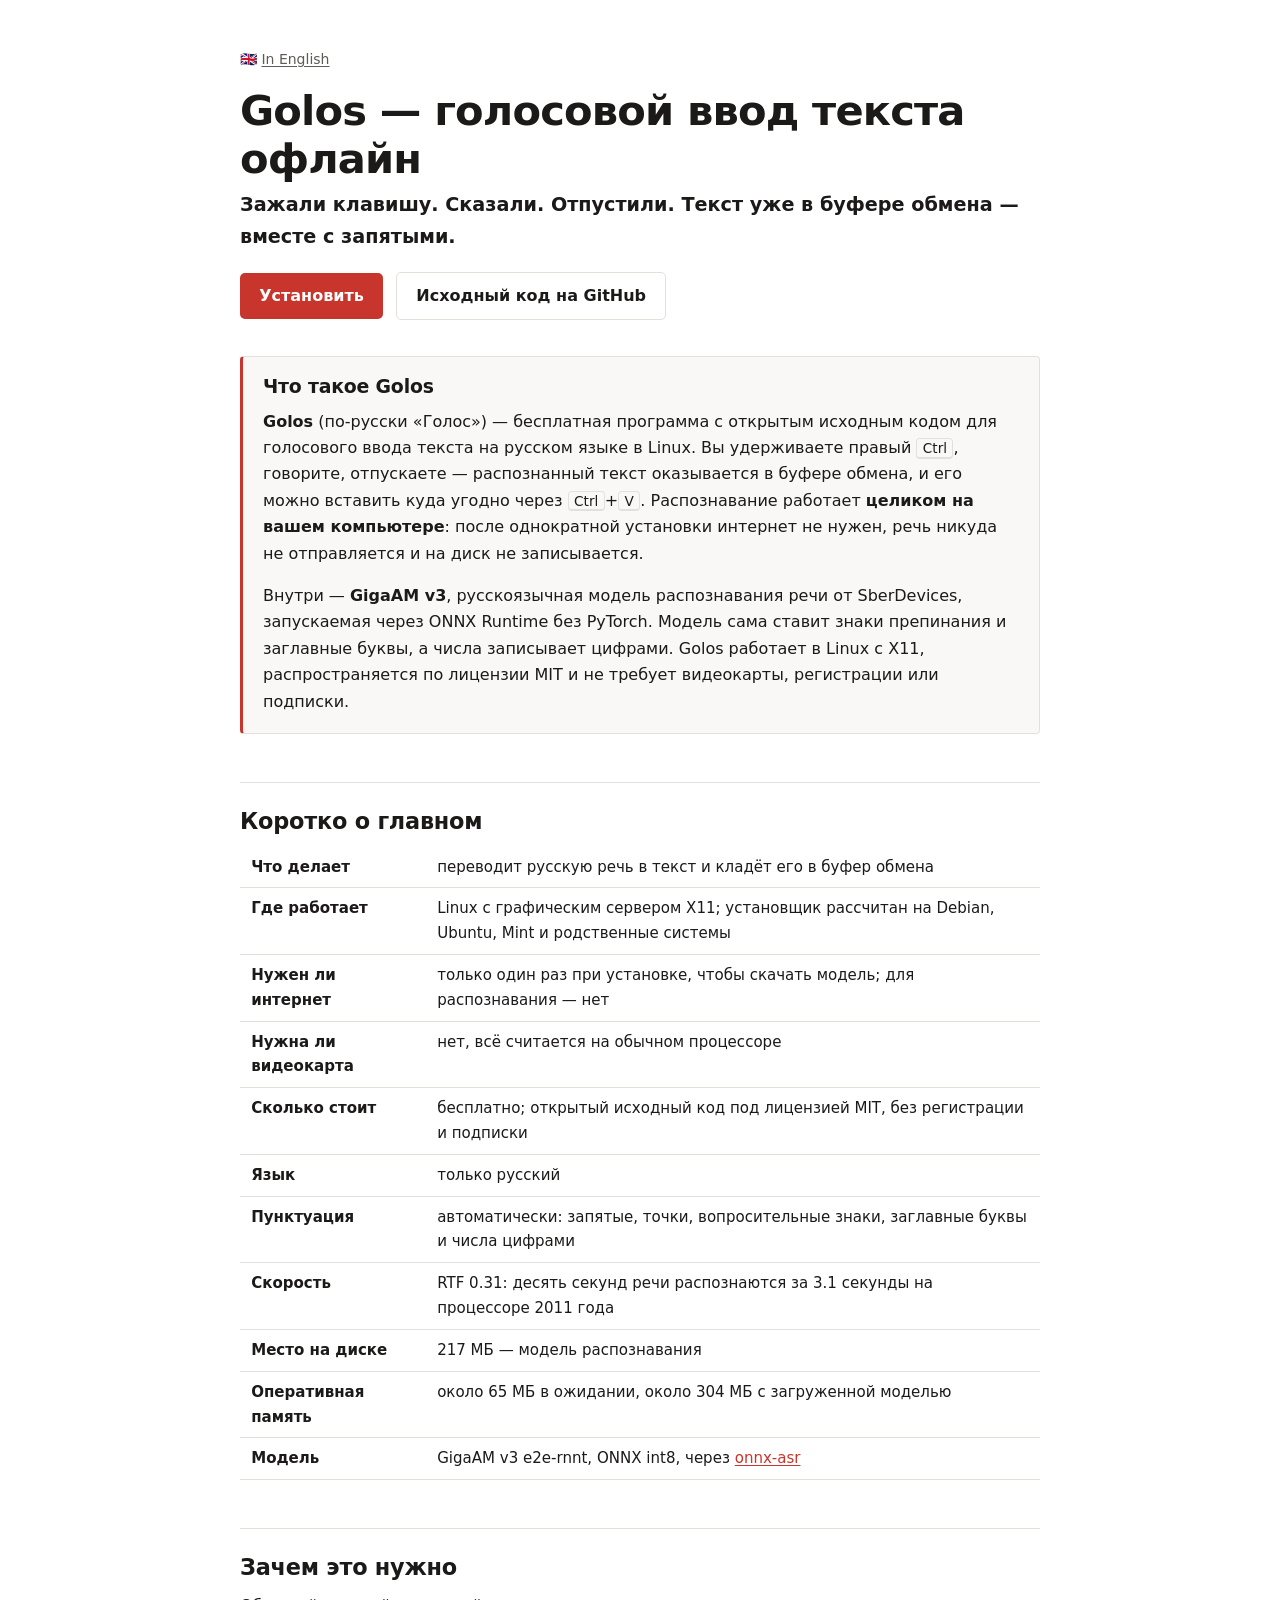
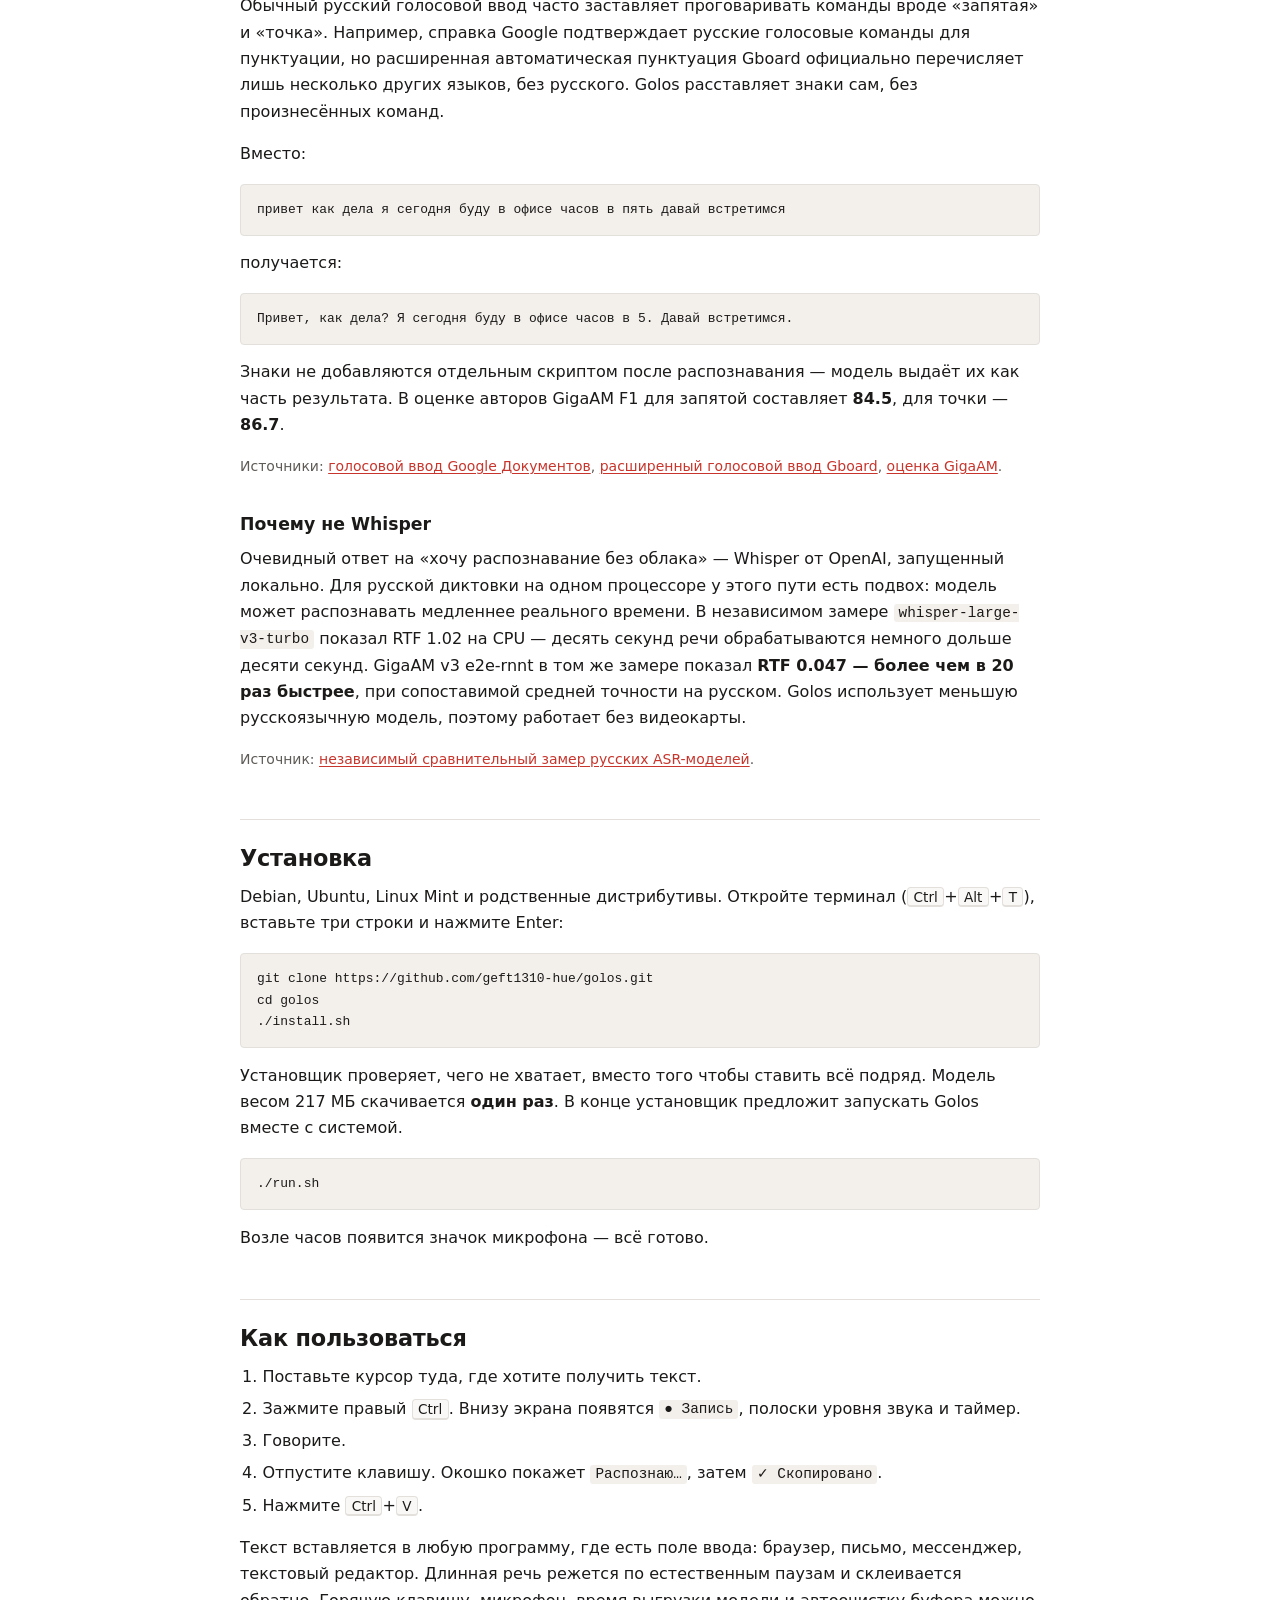
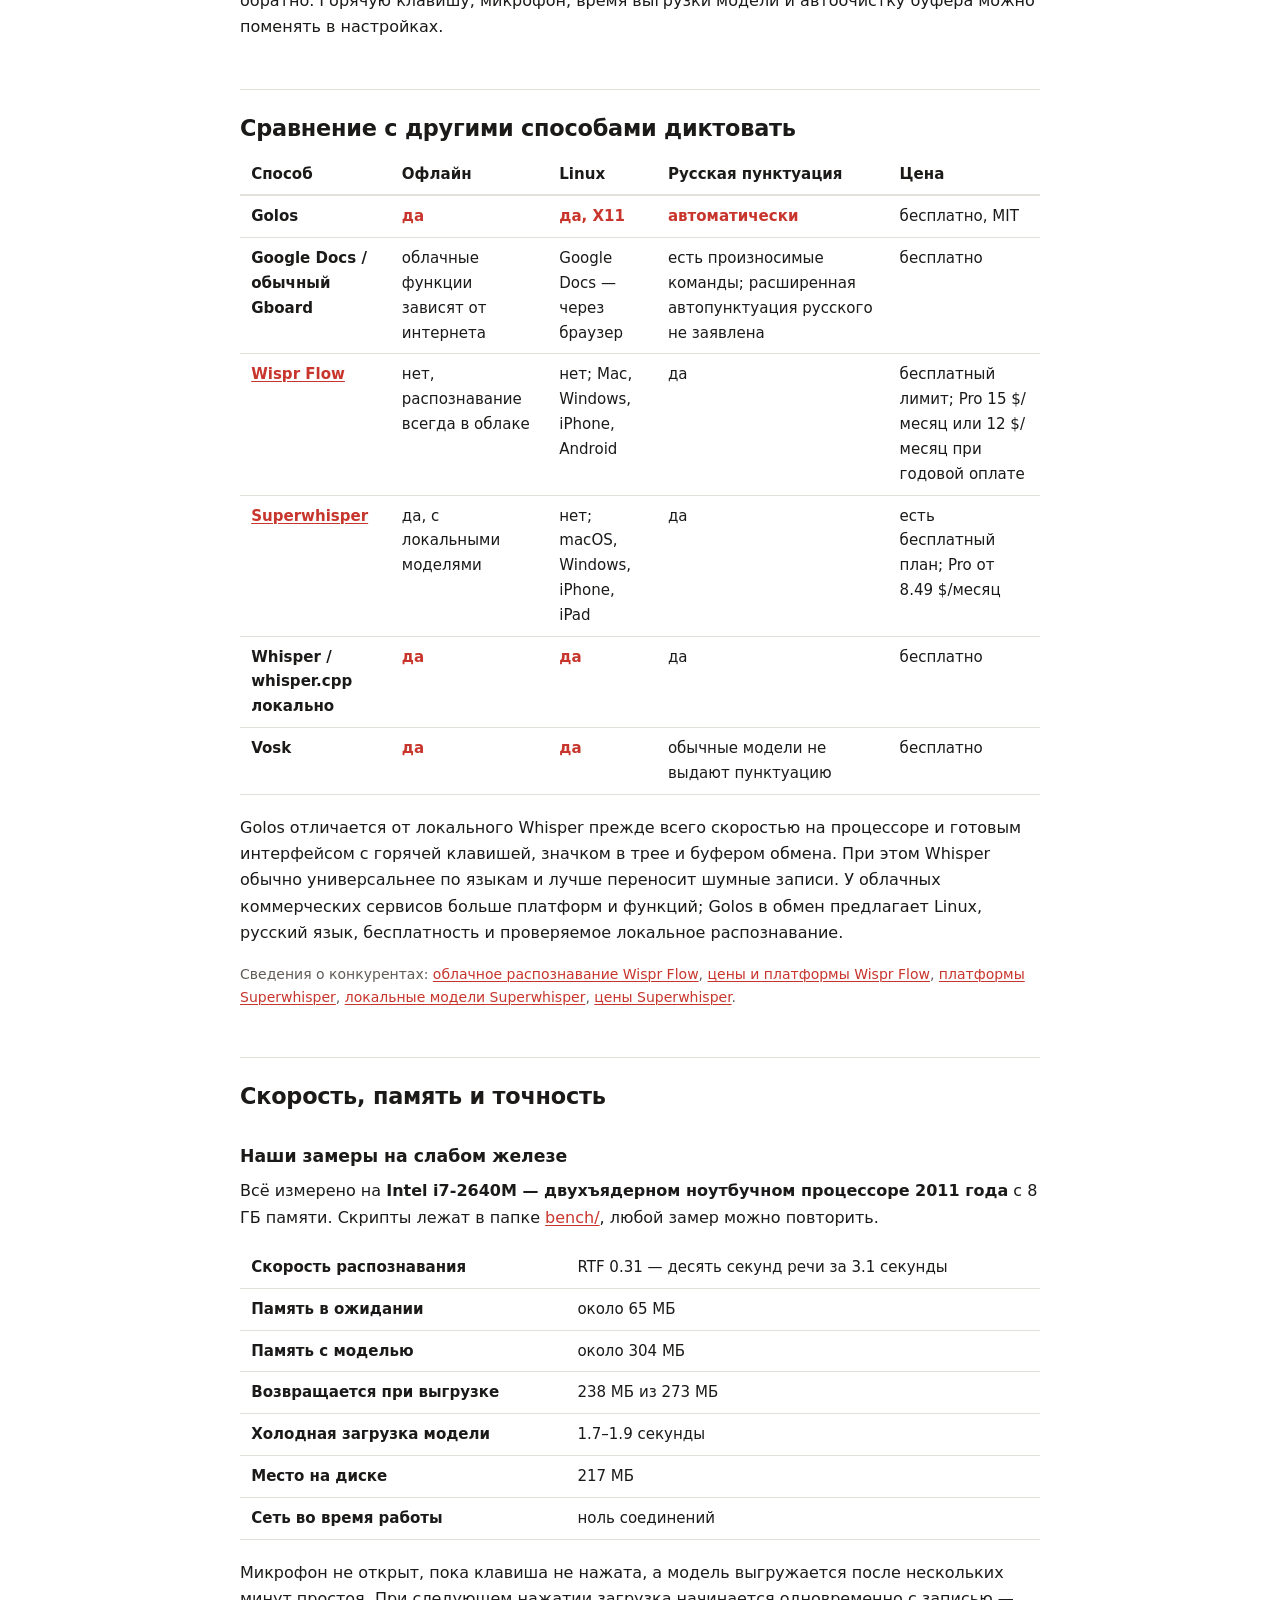
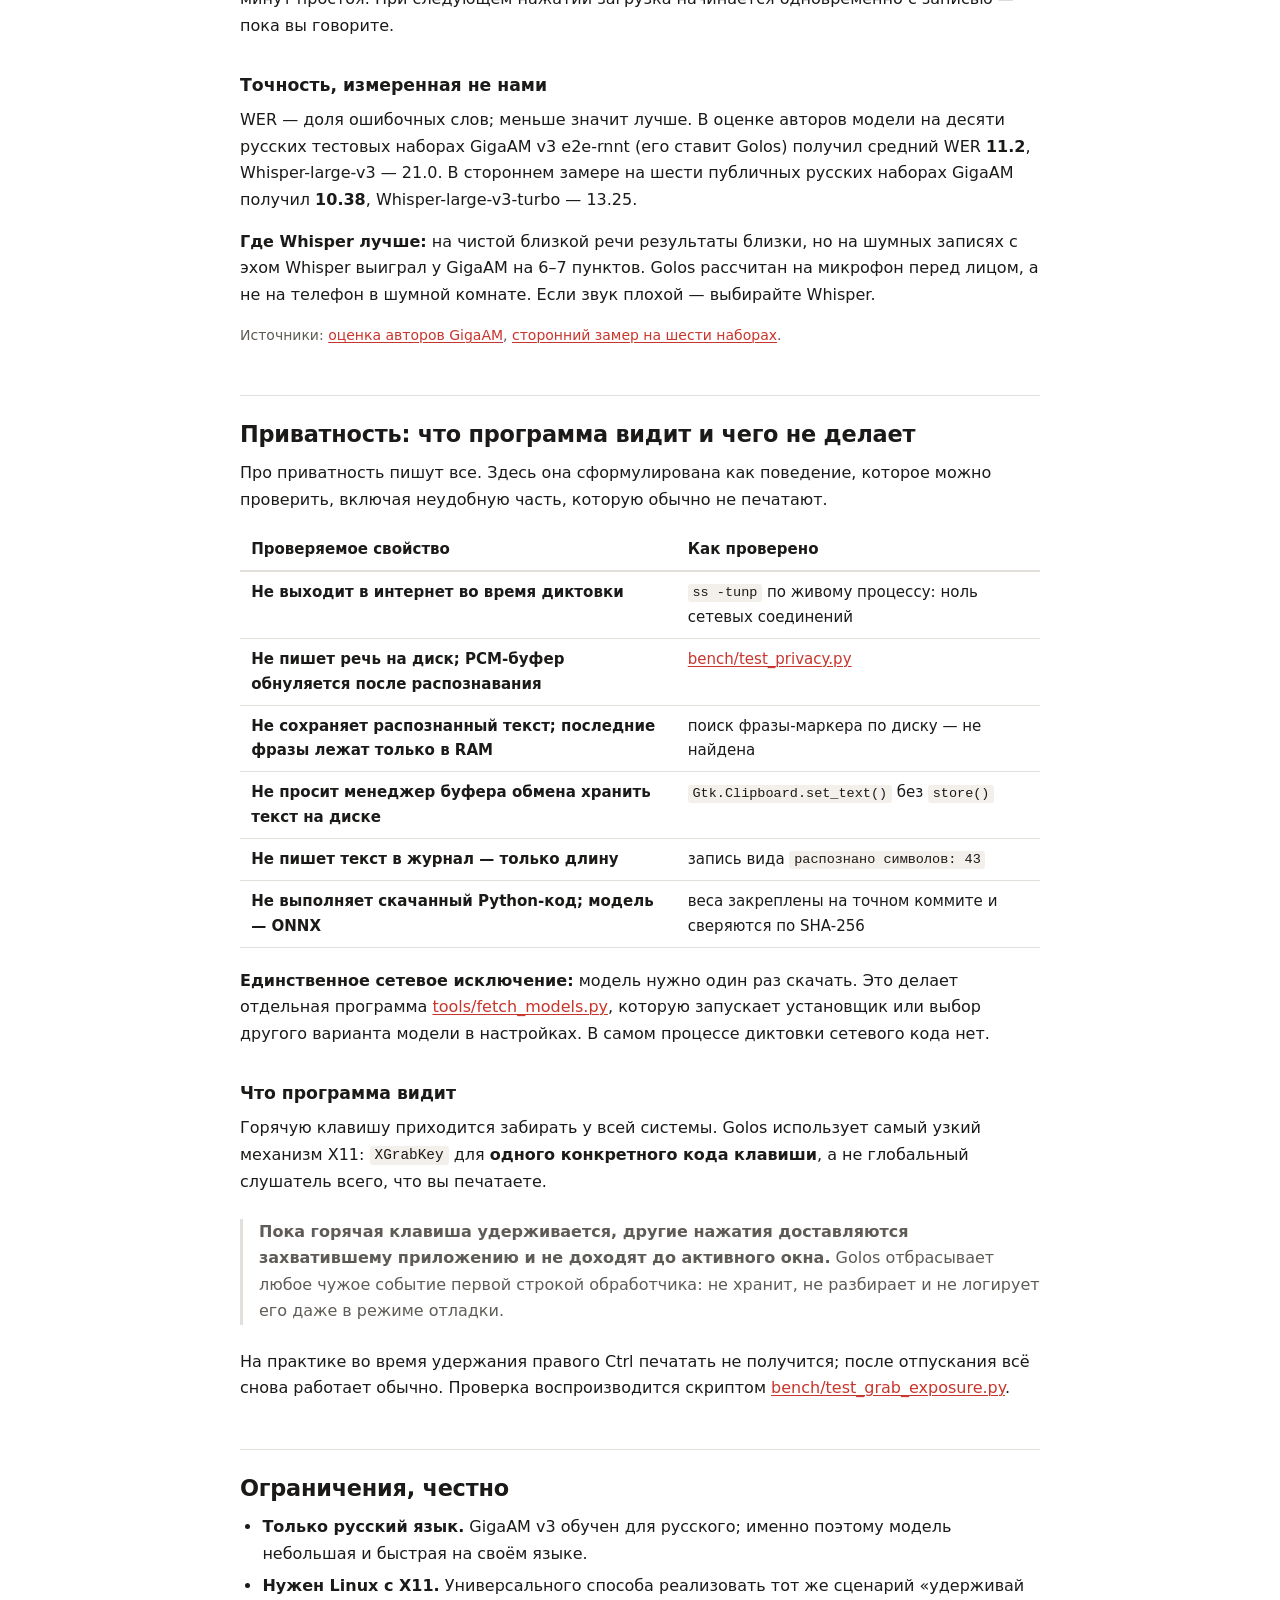
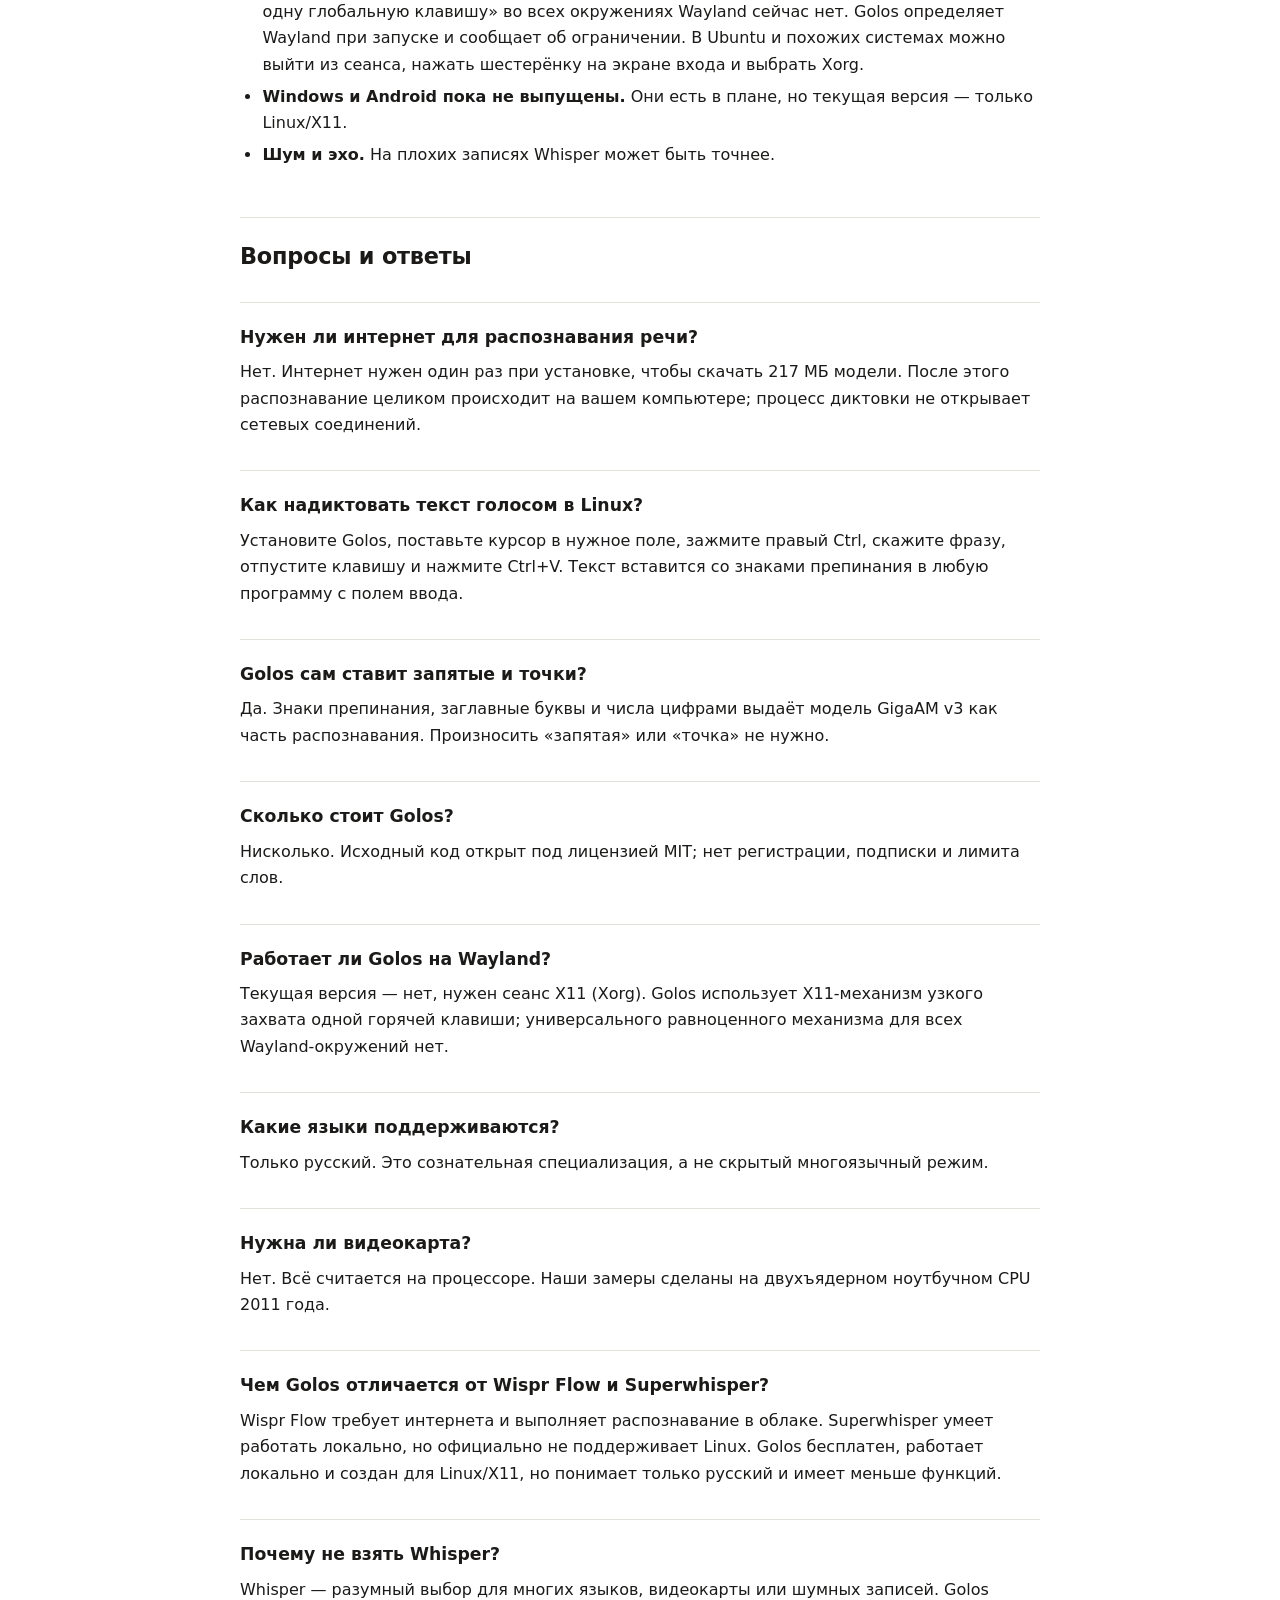
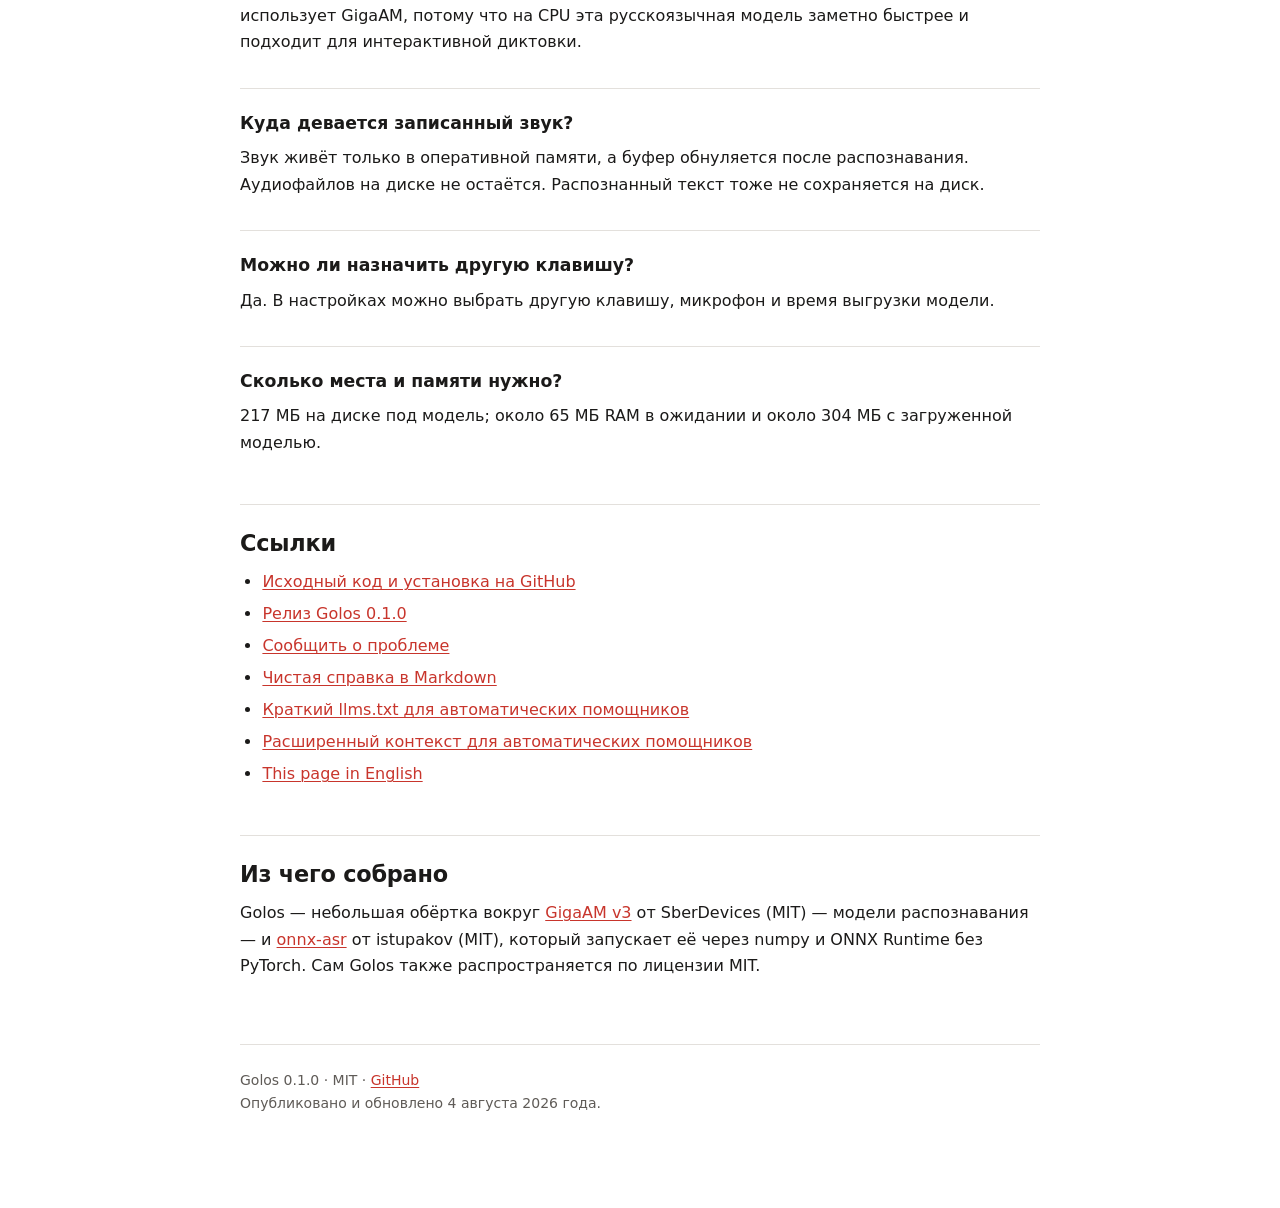
<file: docs/index.html>
<!doctype html>
<html lang="ru">
<head>
<meta charset="utf-8">
<meta name="viewport" content="width=device-width, initial-scale=1">
<title>Golos — голосовой ввод текста офлайн для Linux</title>
<meta name="description" content="Бесплатная офлайн-диктовка на русском для Linux/X11: удерживайте клавишу, говорите, отпустите — текст со знаками препинания уже в буфере обмена.">
<link rel="canonical" href="https://geft1310-hue.github.io/golos/">
<link rel="alternate" hreflang="ru" href="https://geft1310-hue.github.io/golos/">
<link rel="alternate" hreflang="en" href="https://geft1310-hue.github.io/golos/en/">
<link rel="alternate" hreflang="x-default" href="https://geft1310-hue.github.io/golos/en/">
<meta name="author" content="geft1310-hue">
<meta name="robots" content="index, follow, max-snippet:-1, max-image-preview:large, max-video-preview:-1">
<meta property="og:type" content="website">
<meta property="og:site_name" content="Golos">
<meta property="og:locale" content="ru_RU">
<meta property="og:locale:alternate" content="en_US">
<meta property="og:url" content="https://geft1310-hue.github.io/golos/">
<meta property="og:title" content="Golos — голосовой ввод текста офлайн для Linux">
<meta property="og:description" content="Зажали клавишу, сказали, отпустили — текст со знаками препинания в буфере обмена. Бесплатно, без облака и подписки.">
<meta property="og:image" content="https://geft1310-hue.github.io/golos/og.png">
<meta property="og:image:secure_url" content="https://geft1310-hue.github.io/golos/og.png">
<meta property="og:image:type" content="image/png">
<meta property="og:image:width" content="1200">
<meta property="og:image:height" content="630">
<meta property="og:image:alt" content="Golos — бесплатный голосовой ввод текста офлайн для Linux">
<meta name="twitter:card" content="summary_large_image">
<meta name="twitter:title" content="Golos — голосовой ввод текста офлайн для Linux">
<meta name="twitter:description" content="Зажали клавишу, сказали, отпустили — текст со знаками препинания в буфере обмена. Без интернета и подписки.">
<meta name="twitter:image" content="https://geft1310-hue.github.io/golos/og.png">
<meta name="twitter:image:alt" content="Golos — бесплатный голосовой ввод текста офлайн для Linux">
<link rel="icon" href="favicon.svg" type="image/svg+xml">
<link rel="stylesheet" href="s.css">
</head>
<body>
<header>
  <p class="lang">🇬🇧 <a href="en/" hreflang="en">In English</a></p>
  <h1>Golos — голосовой ввод текста офлайн</h1>
  <p class="tagline">Зажали клавишу. Сказали. Отпустили. Текст уже в буфере обмена — вместе с запятыми.</p>
  <p>
    <a class="cta" href="#ustanovka">Установить</a>
    <a class="cta ghost" href="https://github.com/geft1310-hue/golos">Исходный код на GitHub</a>
  </p>
</header>

<main>
  <!-- Сюда встанет docs/demo.gif, когда пользователь снимет живой ролик. -->
  <section class="summary" aria-labelledby="chto-takoe">
    <h2 id="chto-takoe">Что такое Golos</h2>
    <p><strong>Golos</strong> (по-русски «Голос») — бесплатная программа с открытым исходным кодом
    для голосового ввода текста на русском языке в Linux. Вы удерживаете правый <kbd>Ctrl</kbd>,
    говорите, отпускаете — распознанный текст оказывается в буфере обмена, и его можно вставить
    куда угодно через <kbd>Ctrl</kbd>+<kbd>V</kbd>. Распознавание работает
    <strong>целиком на вашем компьютере</strong>: после однократной установки интернет не нужен,
    речь никуда не отправляется и на диск не записывается.</p>
    <p>Внутри — <strong>GigaAM v3</strong>, русскоязычная модель распознавания речи от SberDevices,
    запускаемая через ONNX Runtime без PyTorch. Модель сама ставит знаки препинания и заглавные
    буквы, а числа записывает цифрами. Golos работает в Linux с X11, распространяется по лицензии
    MIT и не требует видеокарты, регистрации или подписки.</p>
  </section>

  <section aria-labelledby="korotko">
    <h2 id="korotko">Коротко о главном</h2>
    <div class="scroll">
      <table>
        <tbody>
          <tr><th scope="row">Что делает</th><td>переводит русскую речь в текст и кладёт его в буфер обмена</td></tr>
          <tr><th scope="row">Где работает</th><td>Linux с графическим сервером X11; установщик рассчитан на Debian, Ubuntu, Mint и родственные системы</td></tr>
          <tr><th scope="row">Нужен ли интернет</th><td>только один раз при установке, чтобы скачать модель; для распознавания — нет</td></tr>
          <tr><th scope="row">Нужна ли видеокарта</th><td>нет, всё считается на обычном процессоре</td></tr>
          <tr><th scope="row">Сколько стоит</th><td>бесплатно; открытый исходный код под лицензией MIT, без регистрации и подписки</td></tr>
          <tr><th scope="row">Язык</th><td>только русский</td></tr>
          <tr><th scope="row">Пунктуация</th><td>автоматически: запятые, точки, вопросительные знаки, заглавные буквы и числа цифрами</td></tr>
          <tr><th scope="row">Скорость</th><td>RTF 0.31: десять секунд речи распознаются за 3.1 секунды на процессоре 2011 года</td></tr>
          <tr><th scope="row">Место на диске</th><td>217 МБ — модель распознавания</td></tr>
          <tr><th scope="row">Оперативная память</th><td>около 65 МБ в ожидании, около 304 МБ с загруженной моделью</td></tr>
          <tr><th scope="row">Модель</th><td>GigaAM v3 e2e-rnnt, ONNX int8, через <a href="https://github.com/istupakov/onnx-asr">onnx-asr</a></td></tr>
        </tbody>
      </table>
    </div>
  </section>

  <section aria-labelledby="zachem">
    <h2 id="zachem">Зачем это нужно</h2>
    <p>Обычный русский голосовой ввод часто заставляет проговаривать команды вроде «запятая» и
    «точка». Например, справка Google подтверждает русские голосовые команды для пунктуации, но
    расширенная автоматическая пунктуация Gboard официально перечисляет лишь несколько других языков,
    без русского. Golos расставляет знаки сам, без произнесённых команд.</p>
    <p>Вместо:</p>
    <pre><code>привет как дела я сегодня буду в офисе часов в пять давай встретимся</code></pre>
    <p>получается:</p>
    <pre><code>Привет, как дела? Я сегодня буду в офисе часов в 5. Давай встретимся.</code></pre>
    <p>Знаки не добавляются отдельным скриптом после распознавания — модель выдаёт их как часть
    результата. В оценке авторов GigaAM F1 для запятой составляет <strong>84.5</strong>, для точки —
    <strong>86.7</strong>.</p>
    <p class="sources">Источники: <a href="https://support.google.com/docs/answer/4492226?hl=ru">голосовой ввод Google Документов</a>,
    <a href="https://support.google.com/gboard/answer/11197787?hl=ru">расширенный голосовой ввод Gboard</a>,
    <a href="https://github.com/salute-developers/GigaAM/blob/main/evaluation.md">оценка GigaAM</a>.</p>

    <h3>Почему не Whisper</h3>
    <p>Очевидный ответ на «хочу распознавание без облака» — Whisper от OpenAI, запущенный локально.
    Для русской диктовки на одном процессоре у этого пути есть подвох: модель может распознавать
    медленнее реального времени. В независимом замере <code>whisper-large-v3-turbo</code> показал
    RTF 1.02 на CPU — десять секунд речи обрабатываются немного дольше десяти секунд. GigaAM v3
    e2e-rnnt в том же замере показал <strong>RTF 0.047 — более чем в 20 раз быстрее</strong>, при
    сопоставимой средней точности на русском. Golos использует меньшую русскоязычную модель, поэтому
    работает без видеокарты.</p>
    <p class="sources">Источник: <a href="https://habr.com/ru/articles/1042574/">независимый сравнительный замер русских ASR-моделей</a>.</p>
  </section>

  <section aria-labelledby="ustanovka">
    <h2 id="ustanovka">Установка</h2>
    <p>Debian, Ubuntu, Linux Mint и родственные дистрибутивы. Откройте терминал
    (<kbd>Ctrl</kbd>+<kbd>Alt</kbd>+<kbd>T</kbd>), вставьте три строки и нажмите Enter:</p>
    <pre><code>git clone https://github.com/geft1310-hue/golos.git
cd golos
./install.sh</code></pre>
    <p>Установщик проверяет, чего не хватает, вместо того чтобы ставить всё подряд. Модель весом
    217 МБ скачивается <strong>один раз</strong>. В конце установщик предложит запускать Golos вместе
    с системой.</p>
    <pre><code>./run.sh</code></pre>
    <p>Возле часов появится значок микрофона — всё готово.</p>
  </section>

  <section aria-labelledby="kak-polzovatsya">
    <h2 id="kak-polzovatsya">Как пользоваться</h2>
    <ol>
      <li>Поставьте курсор туда, где хотите получить текст.</li>
      <li>Зажмите правый <kbd>Ctrl</kbd>. Внизу экрана появятся <code>● Запись</code>, полоски
        уровня звука и таймер.</li>
      <li>Говорите.</li>
      <li>Отпустите клавишу. Окошко покажет <code>Распознаю…</code>, затем
        <code>✓ Скопировано</code>.</li>
      <li>Нажмите <kbd>Ctrl</kbd>+<kbd>V</kbd>.</li>
    </ol>
    <p>Текст вставляется в любую программу, где есть поле ввода: браузер, письмо, мессенджер,
    текстовый редактор. Длинная речь режется по естественным паузам и склеивается обратно. Горячую
    клавишу, микрофон, время выгрузки модели и автоочистку буфера можно поменять в настройках.</p>
  </section>

  <section aria-labelledby="sravnenie">
    <h2 id="sravnenie">Сравнение с другими способами диктовать</h2>
    <div class="scroll">
      <table>
        <thead>
          <tr><th scope="col">Способ</th><th scope="col">Офлайн</th><th scope="col">Linux</th><th scope="col">Русская пунктуация</th><th scope="col">Цена</th></tr>
        </thead>
        <tbody>
          <tr><th scope="row">Golos</th><td class="yes">да</td><td class="yes">да, X11</td><td class="yes">автоматически</td><td>бесплатно, MIT</td></tr>
          <tr><th scope="row">Google Docs / обычный Gboard</th><td>облачные функции зависят от интернета</td><td>Google Docs — через браузер</td><td>есть произносимые команды; расширенная автопунктуация русского не заявлена</td><td>бесплатно</td></tr>
          <tr><th scope="row"><a href="https://wisprflow.ai/">Wispr Flow</a></th><td>нет, распознавание всегда в облаке</td><td>нет; Mac, Windows, iPhone, Android</td><td>да</td><td>бесплатный лимит; Pro 15 $/месяц или 12 $/месяц при годовой оплате</td></tr>
          <tr><th scope="row"><a href="https://superwhisper.com/">Superwhisper</a></th><td>да, с локальными моделями</td><td>нет; macOS, Windows, iPhone, iPad</td><td>да</td><td>есть бесплатный план; Pro от 8.49 $/месяц</td></tr>
          <tr><th scope="row">Whisper / whisper.cpp локально</th><td class="yes">да</td><td class="yes">да</td><td>да</td><td>бесплатно</td></tr>
          <tr><th scope="row">Vosk</th><td class="yes">да</td><td class="yes">да</td><td>обычные модели не выдают пунктуацию</td><td>бесплатно</td></tr>
        </tbody>
      </table>
    </div>
    <p>Golos отличается от локального Whisper прежде всего скоростью на процессоре и готовым
    интерфейсом с горячей клавишей, значком в трее и буфером обмена. При этом Whisper обычно
    универсальнее по языкам и лучше переносит шумные записи. У облачных коммерческих сервисов
    больше платформ и функций; Golos в обмен предлагает Linux, русский язык, бесплатность и
    проверяемое локальное распознавание.</p>
    <p class="sources">Сведения о конкурентах: <a href="https://docs.wisprflow.ai/articles/4709791908-understanding-privacy-mode-and-cloud-sync">облачное распознавание Wispr Flow</a>,
    <a href="https://wisprflow.ai/pricing">цены и платформы Wispr Flow</a>,
    <a href="https://superwhisper.com/docs/get-started/introduction">платформы Superwhisper</a>,
    <a href="https://superwhisper.com/models">локальные модели Superwhisper</a>,
    <a href="https://superwhisper.com/docs/get-started/sw-pro">цены Superwhisper</a>.</p>
  </section>

  <section aria-labelledby="cifry">
    <h2 id="cifry">Скорость, память и точность</h2>
    <h3>Наши замеры на слабом железе</h3>
    <p>Всё измерено на <strong>Intel i7-2640M — двухъядерном ноутбучном процессоре 2011 года</strong>
    с 8 ГБ памяти. Скрипты лежат в папке <a href="https://github.com/geft1310-hue/golos/tree/main/bench">bench/</a>,
    любой замер можно повторить.</p>
    <div class="scroll">
      <table>
        <tbody>
          <tr><th scope="row">Скорость распознавания</th><td>RTF 0.31 — десять секунд речи за 3.1 секунды</td></tr>
          <tr><th scope="row">Память в ожидании</th><td>около 65 МБ</td></tr>
          <tr><th scope="row">Память с моделью</th><td>около 304 МБ</td></tr>
          <tr><th scope="row">Возвращается при выгрузке</th><td>238 МБ из 273 МБ</td></tr>
          <tr><th scope="row">Холодная загрузка модели</th><td>1.7–1.9 секунды</td></tr>
          <tr><th scope="row">Место на диске</th><td>217 МБ</td></tr>
          <tr><th scope="row">Сеть во время работы</th><td>ноль соединений</td></tr>
        </tbody>
      </table>
    </div>
    <p>Микрофон не открыт, пока клавиша не нажата, а модель выгружается после нескольких минут
    простоя. При следующем нажатии загрузка начинается одновременно с записью — пока вы говорите.</p>

    <h3>Точность, измеренная не нами</h3>
    <p>WER — доля ошибочных слов; меньше значит лучше. В оценке авторов модели на десяти русских
    тестовых наборах GigaAM v3 e2e-rnnt (его ставит Golos) получил средний WER <strong>11.2</strong>,
    Whisper-large-v3 — 21.0. В стороннем замере на шести публичных русских наборах GigaAM получил
    <strong>10.38</strong>, Whisper-large-v3-turbo — 13.25.</p>
    <p><strong>Где Whisper лучше:</strong> на чистой близкой речи результаты близки, но на шумных
    записях с эхом Whisper выиграл у GigaAM на 6–7 пунктов. Golos рассчитан на микрофон перед лицом,
    а не на телефон в шумной комнате. Если звук плохой — выбирайте Whisper.</p>
    <p class="sources">Источники: <a href="https://github.com/salute-developers/GigaAM/blob/main/evaluation.md">оценка авторов GigaAM</a>,
    <a href="https://habr.com/ru/articles/1042574/">сторонний замер на шести наборах</a>.</p>
  </section>

  <section aria-labelledby="privatnost">
    <h2 id="privatnost">Приватность: что программа видит и чего не делает</h2>
    <p>Про приватность пишут все. Здесь она сформулирована как поведение, которое можно проверить,
    включая неудобную часть, которую обычно не печатают.</p>
    <div class="scroll">
      <table>
        <thead><tr><th scope="col">Проверяемое свойство</th><th scope="col">Как проверено</th></tr></thead>
        <tbody>
          <tr><th scope="row">Не выходит в интернет во время диктовки</th><td><code>ss -tunp</code> по живому процессу: ноль сетевых соединений</td></tr>
          <tr><th scope="row">Не пишет речь на диск; PCM-буфер обнуляется после распознавания</th><td><a href="https://github.com/geft1310-hue/golos/blob/main/bench/test_privacy.py">bench/test_privacy.py</a></td></tr>
          <tr><th scope="row">Не сохраняет распознанный текст; последние фразы лежат только в RAM</th><td>поиск фразы-маркера по диску — не найдена</td></tr>
          <tr><th scope="row">Не просит менеджер буфера обмена хранить текст на диске</th><td><code>Gtk.Clipboard.set_text()</code> без <code>store()</code></td></tr>
          <tr><th scope="row">Не пишет текст в журнал — только длину</th><td>запись вида <code>распознано символов: 43</code></td></tr>
          <tr><th scope="row">Не выполняет скачанный Python-код; модель — ONNX</th><td>веса закреплены на точном коммите и сверяются по SHA-256</td></tr>
        </tbody>
      </table>
    </div>
    <p><strong>Единственное сетевое исключение:</strong> модель нужно один раз скачать. Это делает
    отдельная программа <a href="https://github.com/geft1310-hue/golos/blob/main/tools/fetch_models.py">tools/fetch_models.py</a>,
    которую запускает установщик или выбор другого варианта модели в настройках. В самом процессе
    диктовки сетевого кода нет.</p>

    <h3>Что программа видит</h3>
    <p>Горячую клавишу приходится забирать у всей системы. Golos использует самый узкий механизм
    X11: <code>XGrabKey</code> для <strong>одного конкретного кода клавиши</strong>, а не глобальный
    слушатель всего, что вы печатаете.</p>
    <blockquote><strong>Пока горячая клавиша удерживается, другие нажатия доставляются захватившему
    приложению и не доходят до активного окна.</strong> Golos отбрасывает любое чужое событие первой
    строкой обработчика: не хранит, не разбирает и не логирует его даже в режиме отладки.</blockquote>
    <p>На практике во время удержания правого Ctrl печатать не получится; после отпускания всё снова
    работает обычно. Проверка воспроизводится скриптом
    <a href="https://github.com/geft1310-hue/golos/blob/main/bench/test_grab_exposure.py">bench/test_grab_exposure.py</a>.</p>
  </section>

  <section aria-labelledby="ogranicheniya">
    <h2 id="ogranicheniya">Ограничения, честно</h2>
    <ul>
      <li><strong>Только русский язык.</strong> GigaAM v3 обучен для русского; именно поэтому модель
        небольшая и быстрая на своём языке.</li>
      <li><strong>Нужен Linux с X11.</strong> Универсального способа реализовать тот же сценарий
        «удерживай одну глобальную клавишу» во всех окружениях Wayland сейчас нет. Golos определяет
        Wayland при запуске и сообщает об ограничении. В Ubuntu и похожих системах можно выйти из
        сеанса, нажать шестерёнку на экране входа и выбрать Xorg.</li>
      <li><strong>Windows и Android пока не выпущены.</strong> Они есть в плане, но текущая версия —
        только Linux/X11.</li>
      <li><strong>Шум и эхо.</strong> На плохих записях Whisper может быть точнее.</li>
    </ul>
  </section>

  <section class="faq" aria-labelledby="voprosy">
    <h2 id="voprosy">Вопросы и ответы</h2>
    <h3>Нужен ли интернет для распознавания речи?</h3>
    <p>Нет. Интернет нужен один раз при установке, чтобы скачать 217 МБ модели. После этого
    распознавание целиком происходит на вашем компьютере; процесс диктовки не открывает сетевых
    соединений.</p>

    <h3>Как надиктовать текст голосом в Linux?</h3>
    <p>Установите Golos, поставьте курсор в нужное поле, зажмите правый Ctrl, скажите фразу,
    отпустите клавишу и нажмите Ctrl+V. Текст вставится со знаками препинания в любую программу
    с полем ввода.</p>

    <h3>Golos сам ставит запятые и точки?</h3>
    <p>Да. Знаки препинания, заглавные буквы и числа цифрами выдаёт модель GigaAM v3 как часть
    распознавания. Произносить «запятая» или «точка» не нужно.</p>

    <h3>Сколько стоит Golos?</h3>
    <p>Нисколько. Исходный код открыт под лицензией MIT; нет регистрации, подписки и лимита слов.</p>

    <h3>Работает ли Golos на Wayland?</h3>
    <p>Текущая версия — нет, нужен сеанс X11 (Xorg). Golos использует X11-механизм узкого захвата
    одной горячей клавиши; универсального равноценного механизма для всех Wayland-окружений нет.</p>

    <h3>Какие языки поддерживаются?</h3>
    <p>Только русский. Это сознательная специализация, а не скрытый многоязычный режим.</p>

    <h3>Нужна ли видеокарта?</h3>
    <p>Нет. Всё считается на процессоре. Наши замеры сделаны на двухъядерном ноутбучном CPU 2011 года.</p>

    <h3>Чем Golos отличается от Wispr Flow и Superwhisper?</h3>
    <p>Wispr Flow требует интернета и выполняет распознавание в облаке. Superwhisper умеет работать
    локально, но официально не поддерживает Linux. Golos бесплатен, работает локально и создан для
    Linux/X11, но понимает только русский и имеет меньше функций.</p>

    <h3>Почему не взять Whisper?</h3>
    <p>Whisper — разумный выбор для многих языков, видеокарты или шумных записей. Golos использует
    GigaAM, потому что на CPU эта русскоязычная модель заметно быстрее и подходит для интерактивной
    диктовки.</p>

    <h3>Куда девается записанный звук?</h3>
    <p>Звук живёт только в оперативной памяти, а буфер обнуляется после распознавания. Аудиофайлов
    на диске не остаётся. Распознанный текст тоже не сохраняется на диск.</p>

    <h3>Можно ли назначить другую клавишу?</h3>
    <p>Да. В настройках можно выбрать другую клавишу, микрофон и время выгрузки модели.</p>

    <h3>Сколько места и памяти нужно?</h3>
    <p>217 МБ на диске под модель; около 65 МБ RAM в ожидании и около 304 МБ с загруженной моделью.</p>
  </section>

  <section aria-labelledby="ssylki">
    <h2 id="ssylki">Ссылки</h2>
    <ul>
      <li><a href="https://github.com/geft1310-hue/golos">Исходный код и установка на GitHub</a></li>
      <li><a href="https://github.com/geft1310-hue/golos/releases/tag/v0.1.0">Релиз Golos 0.1.0</a></li>
      <li><a href="https://github.com/geft1310-hue/golos/issues">Сообщить о проблеме</a></li>
      <li><a href="overview.ru.md">Чистая справка в Markdown</a></li>
      <li><a href="llms.txt">Краткий llms.txt для автоматических помощников</a></li>
      <li><a href="llms-full.txt">Расширенный контекст для автоматических помощников</a></li>
      <li><a href="en/" hreflang="en">This page in English</a></li>
    </ul>
  </section>

  <section aria-labelledby="blagodarnosti">
    <h2 id="blagodarnosti">Из чего собрано</h2>
    <p>Golos — небольшая обёртка вокруг
    <a href="https://github.com/salute-developers/GigaAM">GigaAM v3</a> от SberDevices (MIT) —
    модели распознавания — и <a href="https://github.com/istupakov/onnx-asr">onnx-asr</a> от
    istupakov (MIT), который запускает её через numpy и ONNX Runtime без PyTorch. Сам Golos также
    распространяется по лицензии MIT.</p>
  </section>
</main>

<footer>
  <p>Golos 0.1.0 · MIT · <a href="https://github.com/geft1310-hue/golos">GitHub</a><br>
  Опубликовано и обновлено 4 августа 2026 года.</p>
</footer>

<script type="application/ld+json">
{
  "@context": "https://schema.org",
  "@graph": [
    {
      "@type": "SoftwareApplication",
      "@id": "https://geft1310-hue.github.io/golos/#software",
      "name": "Golos",
      "alternateName": ["Голос", "golos"],
      "description": "Бесплатная программа с открытым исходным кодом для голосового ввода текста на русском языке в Linux/X11. Распознавание выполняется локально моделью GigaAM v3, а готовый текст со знаками препинания попадает в буфер обмена. Интернет после установки не требуется.",
      "url": "https://geft1310-hue.github.io/golos/",
      "applicationCategory": "UtilitiesApplication",
      "applicationSubCategory": "Speech recognition and dictation",
      "operatingSystem": "Linux with X11",
      "softwareVersion": "0.1.0",
      "datePublished": "2026-08-04",
      "dateModified": "2026-08-04",
      "inLanguage": "ru",
      "isAccessibleForFree": true,
      "license": "https://opensource.org/licenses/MIT",
      "downloadUrl": "https://github.com/geft1310-hue/golos",
      "installUrl": "https://geft1310-hue.github.io/golos/#ustanovka",
      "runtimePlatform": "Python 3.11+, GTK 3, ONNX Runtime",
      "softwareRequirements": "Linux с X11, Python 3.11 или новее, GTK 3, микрофон",
      "storageRequirements": "217 MB",
      "memoryRequirements": "304 MB with the model loaded",
      "processorRequirements": "CPU; no GPU required",
      "image": "https://geft1310-hue.github.io/golos/og.png",
      "offers": {"@type": "Offer", "price": "0", "priceCurrency": "USD", "availability": "https://schema.org/InStock"},
      "featureList": [
        "Локальное распознавание русской речи без интернета и облака",
        "Автоматические знаки препинания, заглавные буквы и числа цифрами",
        "Push-to-talk по удержанию одной горячей клавиши",
        "Готовый текст в буфере обмена для вставки в любую программу",
        "RTF 0.31 на двухъядерном процессоре 2011 года",
        "Аудио и распознанный текст не записываются на диск",
        "Открытый исходный код под лицензией MIT"
      ],
      "author": {"@id": "https://github.com/geft1310-hue#person"},
      "maintainer": {"@id": "https://github.com/geft1310-hue#person"},
      "sameAs": ["https://github.com/geft1310-hue/golos"],
      "isBasedOn": [
        {"@type": "SoftwareApplication", "name": "GigaAM v3", "url": "https://github.com/salute-developers/GigaAM"},
        {"@type": "SoftwareApplication", "name": "onnx-asr", "url": "https://github.com/istupakov/onnx-asr"}
      ]
    },
    {
      "@type": "Person",
      "@id": "https://github.com/geft1310-hue#person",
      "name": "geft1310-hue",
      "url": "https://github.com/geft1310-hue"
    },
    {
      "@type": "WebSite",
      "@id": "https://geft1310-hue.github.io/golos/#website",
      "url": "https://geft1310-hue.github.io/golos/",
      "name": "Golos — голосовой ввод текста офлайн для Linux",
      "inLanguage": ["ru", "en"],
      "about": {"@id": "https://geft1310-hue.github.io/golos/#software"}
    },
    {
      "@type": "BreadcrumbList",
      "@id": "https://geft1310-hue.github.io/golos/#breadcrumbs",
      "itemListElement": [
        {"@type": "ListItem", "position": 1, "name": "Golos", "item": "https://geft1310-hue.github.io/golos/"}
      ]
    },
    {
      "@type": "HowTo",
      "@id": "https://geft1310-hue.github.io/golos/#install",
      "name": "Как установить голосовой ввод Golos на Linux",
      "description": "Установка бесплатной офлайн-диктовки Golos на Debian, Ubuntu или Linux Mint.",
      "inLanguage": "ru",
      "totalTime": "PT10M",
      "estimatedCost": {"@type": "MonetaryAmount", "currency": "USD", "value": "0"},
      "supply": [{"@type": "HowToSupply", "name": "Компьютер с Linux/X11"}, {"@type": "HowToSupply", "name": "Микрофон"}],
      "tool": [{"@type": "HowToTool", "name": "Терминал"}, {"@type": "HowToTool", "name": "git"}],
      "step": [
        {"@type": "HowToStep", "position": 1, "name": "Скачать код", "text": "Выполните git clone https://github.com/geft1310-hue/golos.git"},
        {"@type": "HowToStep", "position": 2, "name": "Открыть папку", "text": "Выполните cd golos"},
        {"@type": "HowToStep", "position": 3, "name": "Запустить установщик", "text": "Выполните ./install.sh. Установщик проверит зависимости и один раз скачает модель весом 217 МБ."},
        {"@type": "HowToStep", "position": 4, "name": "Запустить Golos", "text": "Выполните ./run.sh. Возле часов появится значок микрофона."},
        {"@type": "HowToStep", "position": 5, "name": "Продиктовать фразу", "text": "Поставьте курсор в поле ввода, зажмите правый Ctrl, скажите фразу, отпустите клавишу и нажмите Ctrl+V."}
      ]
    },
    {
      "@type": "FAQPage",
      "@id": "https://geft1310-hue.github.io/golos/#faq",
      "inLanguage": "ru",
      "mainEntity": [
        {"@type": "Question", "name": "Нужен ли интернет для распознавания речи?", "acceptedAnswer": {"@type": "Answer", "text": "Нет. Интернет нужен один раз при установке, чтобы скачать 217 МБ модели. После этого распознавание целиком происходит на компьютере; процесс диктовки не открывает сетевых соединений."}},
        {"@type": "Question", "name": "Как надиктовать текст голосом в Linux?", "acceptedAnswer": {"@type": "Answer", "text": "Установите Golos, поставьте курсор в поле, зажмите правый Ctrl, скажите фразу, отпустите клавишу и нажмите Ctrl+V. Текст вставится со знаками препинания в любую программу с полем ввода."}},
        {"@type": "Question", "name": "Golos сам ставит запятые и точки?", "acceptedAnswer": {"@type": "Answer", "text": "Да. Знаки препинания, заглавные буквы и числа цифрами выдаёт модель GigaAM v3 как часть распознавания. Произносить команды пунктуации не нужно."}},
        {"@type": "Question", "name": "Сколько стоит Golos?", "acceptedAnswer": {"@type": "Answer", "text": "Нисколько. Исходный код открыт под лицензией MIT; нет регистрации, подписки и лимита слов."}},
        {"@type": "Question", "name": "Работает ли Golos на Wayland?", "acceptedAnswer": {"@type": "Answer", "text": "Текущая версия требует X11 (Xorg). Она использует X11-механизм узкого захвата одной горячей клавиши; универсального равноценного механизма для всех Wayland-окружений нет."}},
        {"@type": "Question", "name": "Какие языки поддерживает Golos?", "acceptedAnswer": {"@type": "Answer", "text": "Только русский. GigaAM v3 — специализированная русскоязычная модель."}},
        {"@type": "Question", "name": "Нужна ли видеокарта?", "acceptedAnswer": {"@type": "Answer", "text": "Нет. Всё считается на обычном процессоре; замеры выполнены на двухъядерном ноутбучном CPU 2011 года."}},
        {"@type": "Question", "name": "Чем Golos отличается от Wispr Flow и Superwhisper?", "acceptedAnswer": {"@type": "Answer", "text": "Wispr Flow требует интернета и распознаёт речь в облаке. Superwhisper умеет работать локально, но официально не поддерживает Linux. Golos бесплатен, работает локально и создан для Linux/X11, но понимает только русский и имеет меньше функций."}},
        {"@type": "Question", "name": "Почему не взять Whisper?", "acceptedAnswer": {"@type": "Answer", "text": "Whisper подходит для многих языков, видеокарты и шумных записей. Golos использует GigaAM, потому что эта русскоязычная модель заметно быстрее на CPU и подходит для интерактивной диктовки."}},
        {"@type": "Question", "name": "Куда девается записанный звук?", "acceptedAnswer": {"@type": "Answer", "text": "Звук живёт только в оперативной памяти, буфер обнуляется после распознавания, аудиофайлов на диске не остаётся. Распознанный текст также не сохраняется на диск."}},
        {"@type": "Question", "name": "Можно ли назначить другую клавишу?", "acceptedAnswer": {"@type": "Answer", "text": "Да. В настройках можно выбрать другую клавишу, микрофон и время выгрузки модели."}},
        {"@type": "Question", "name": "Сколько места и памяти нужно?", "acceptedAnswer": {"@type": "Answer", "text": "217 МБ на диске под модель; около 65 МБ RAM в ожидании и около 304 МБ с загруженной моделью."}}
      ]
    }
  ]
}
</script>
</body>
</html>
</file>
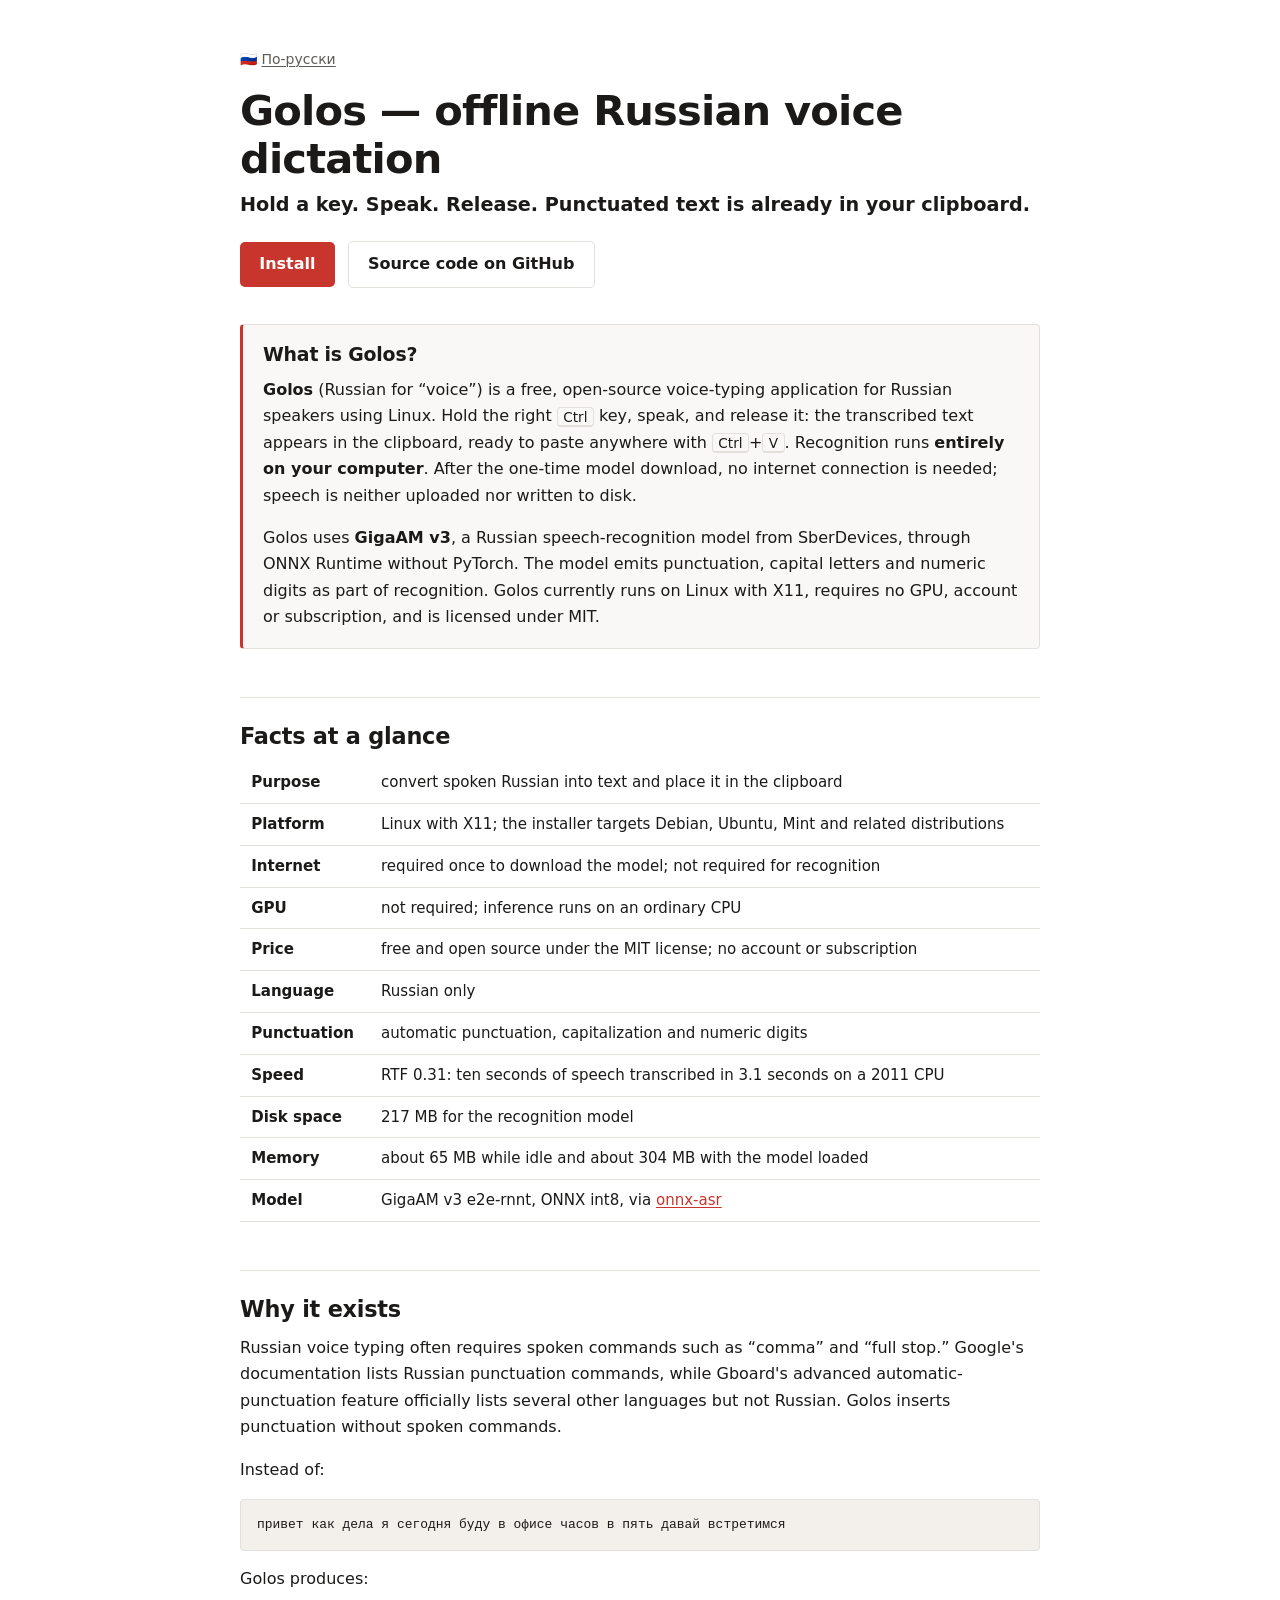
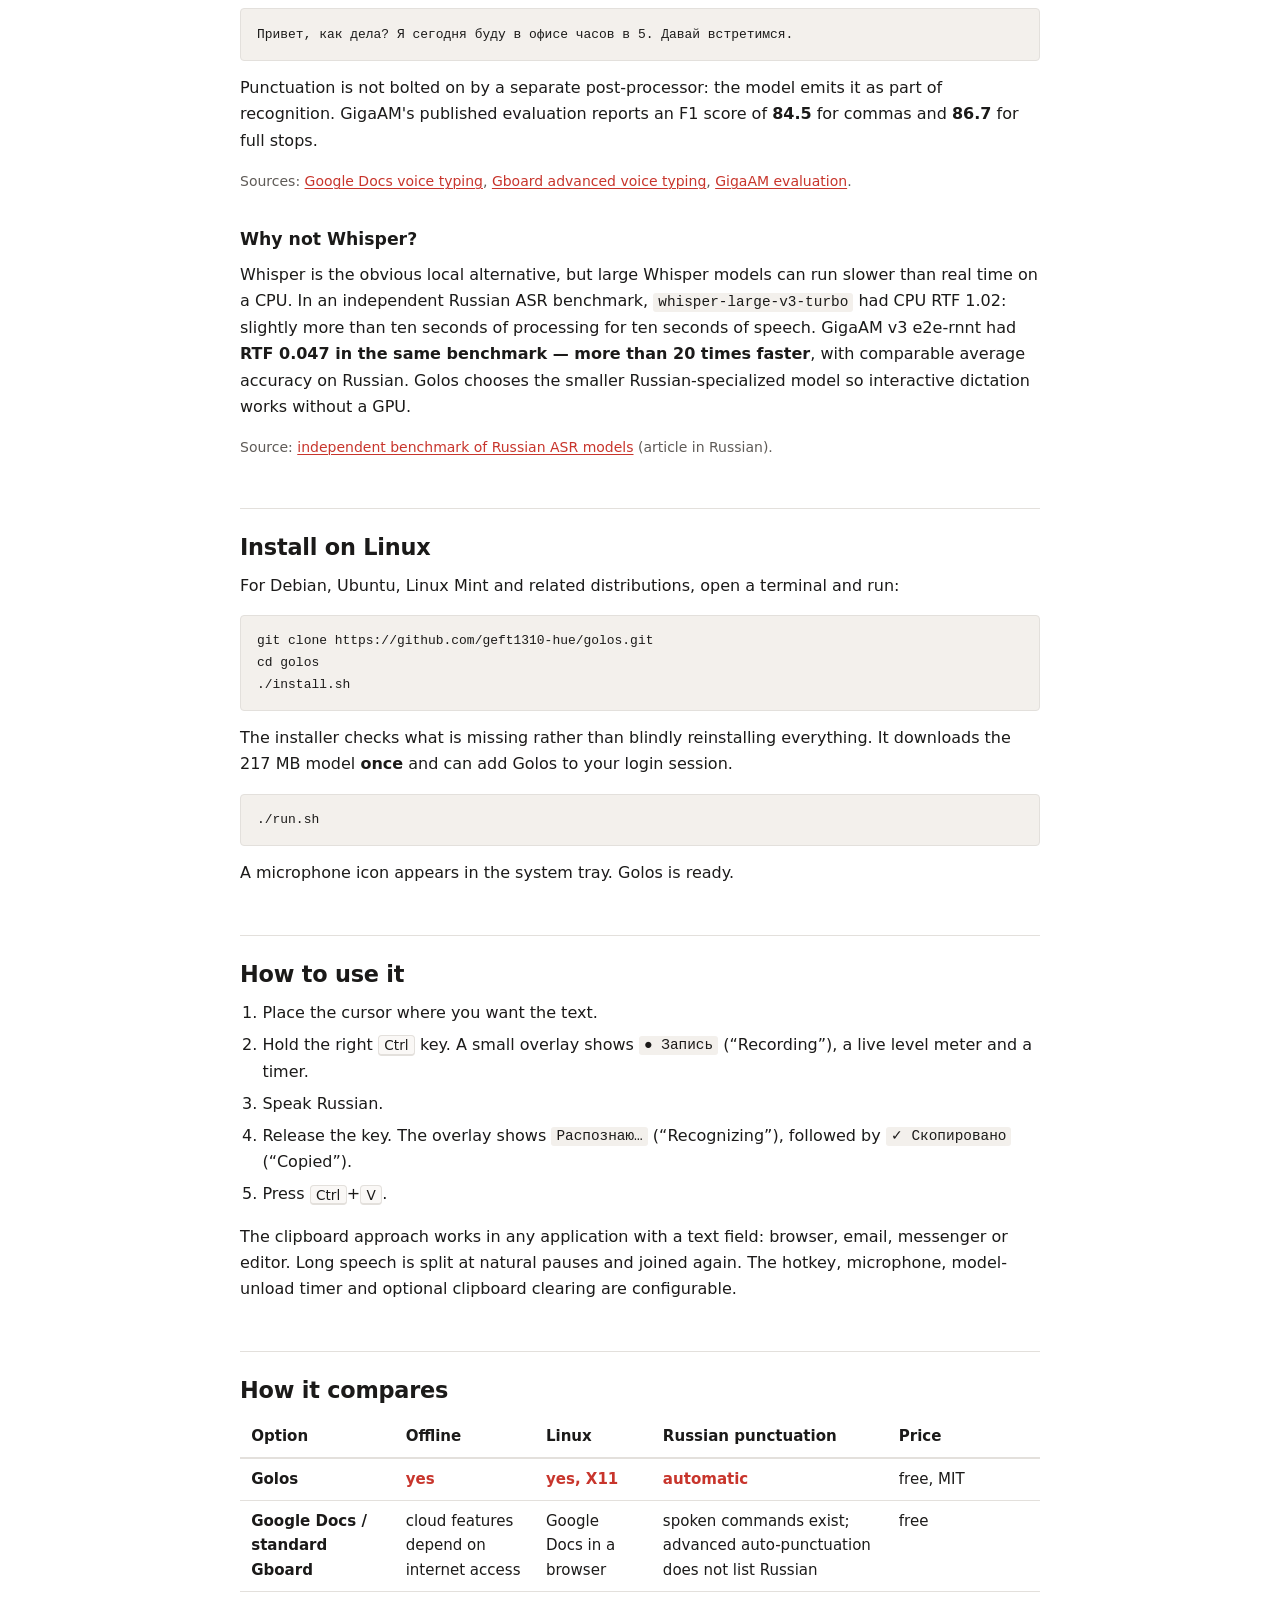
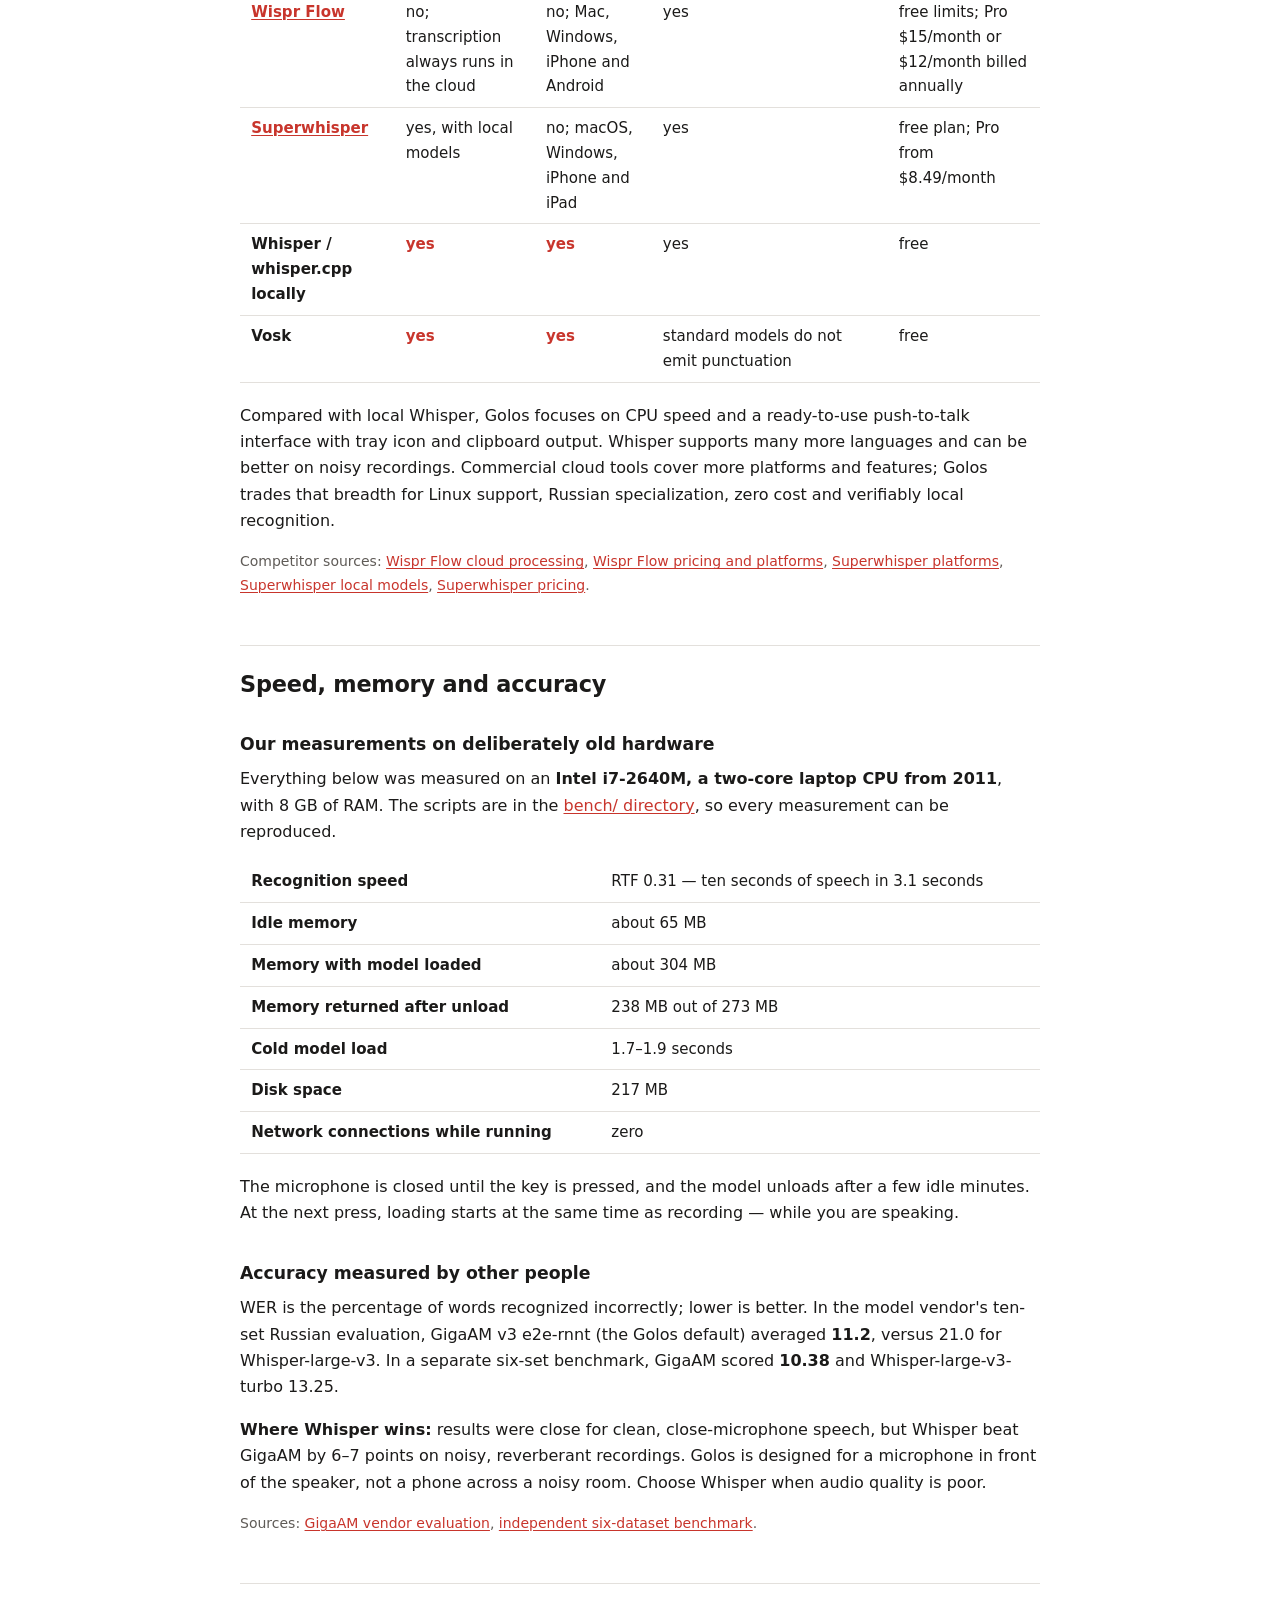
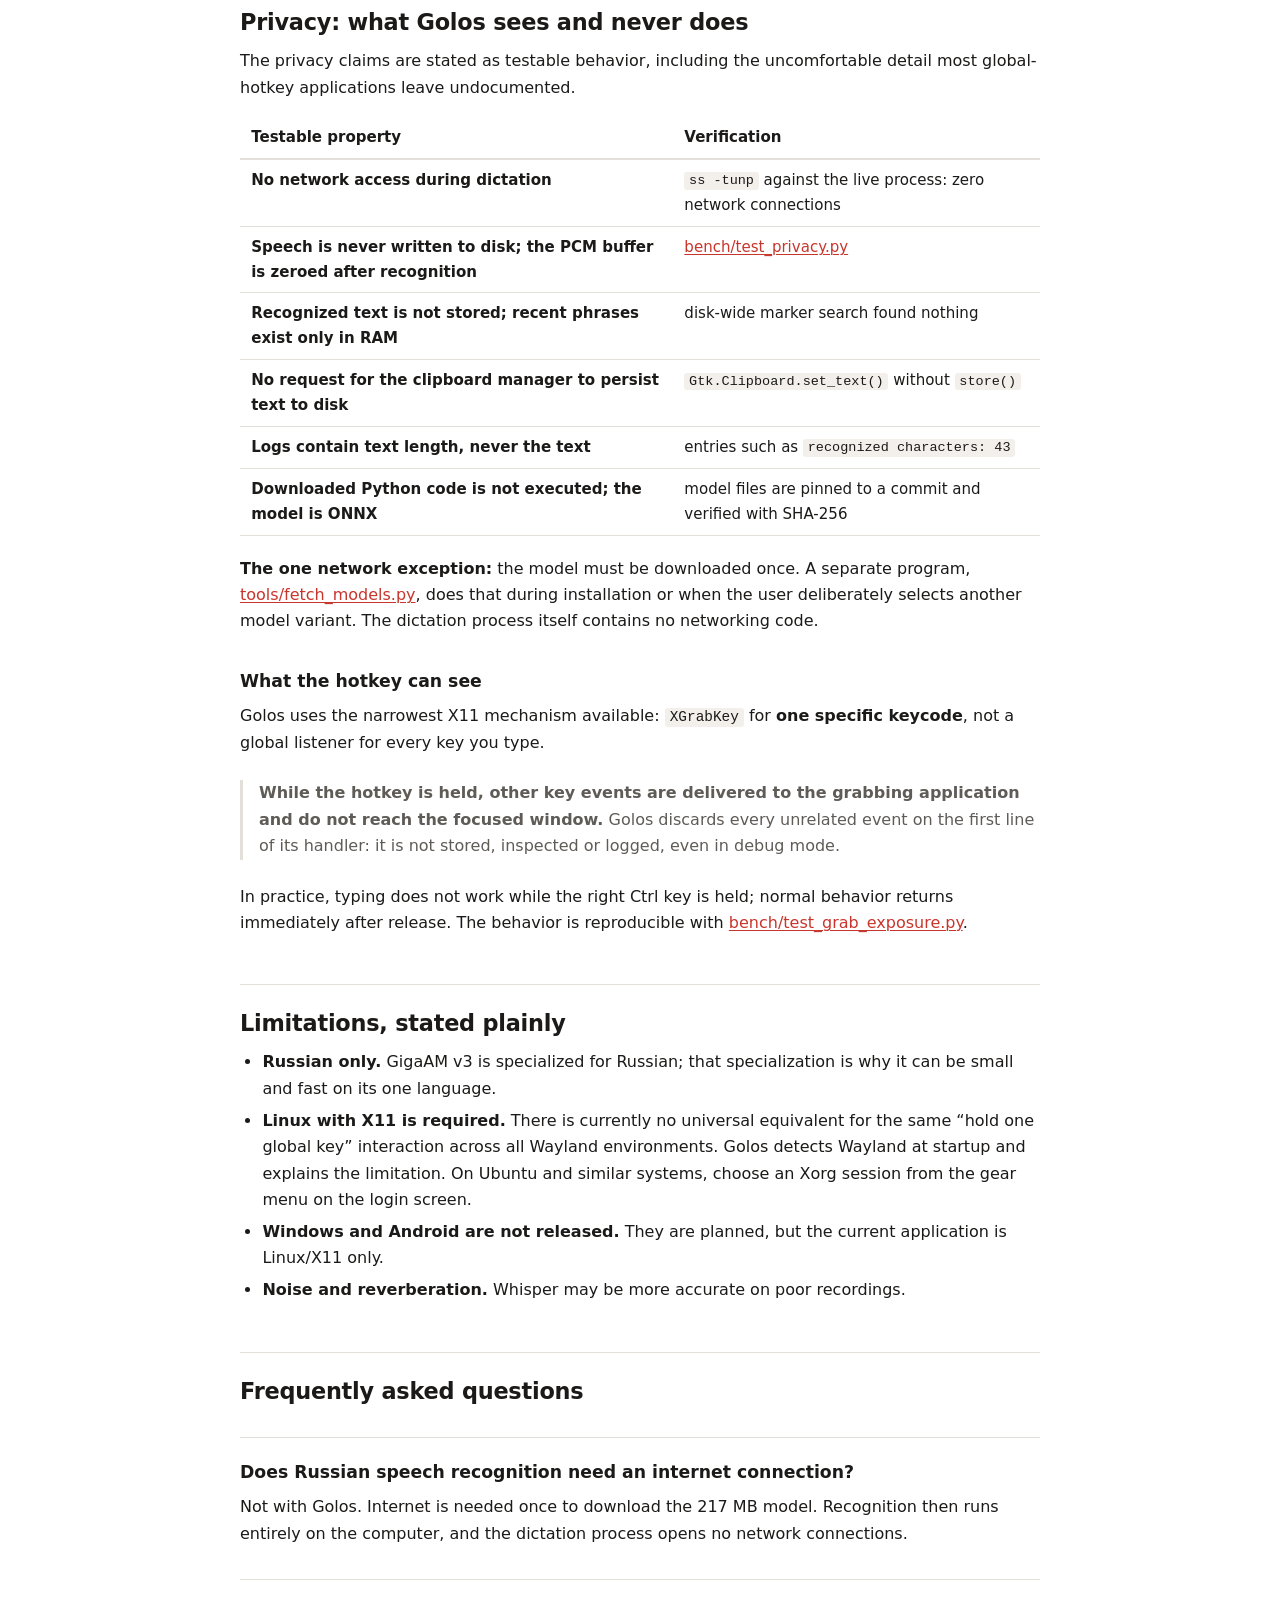
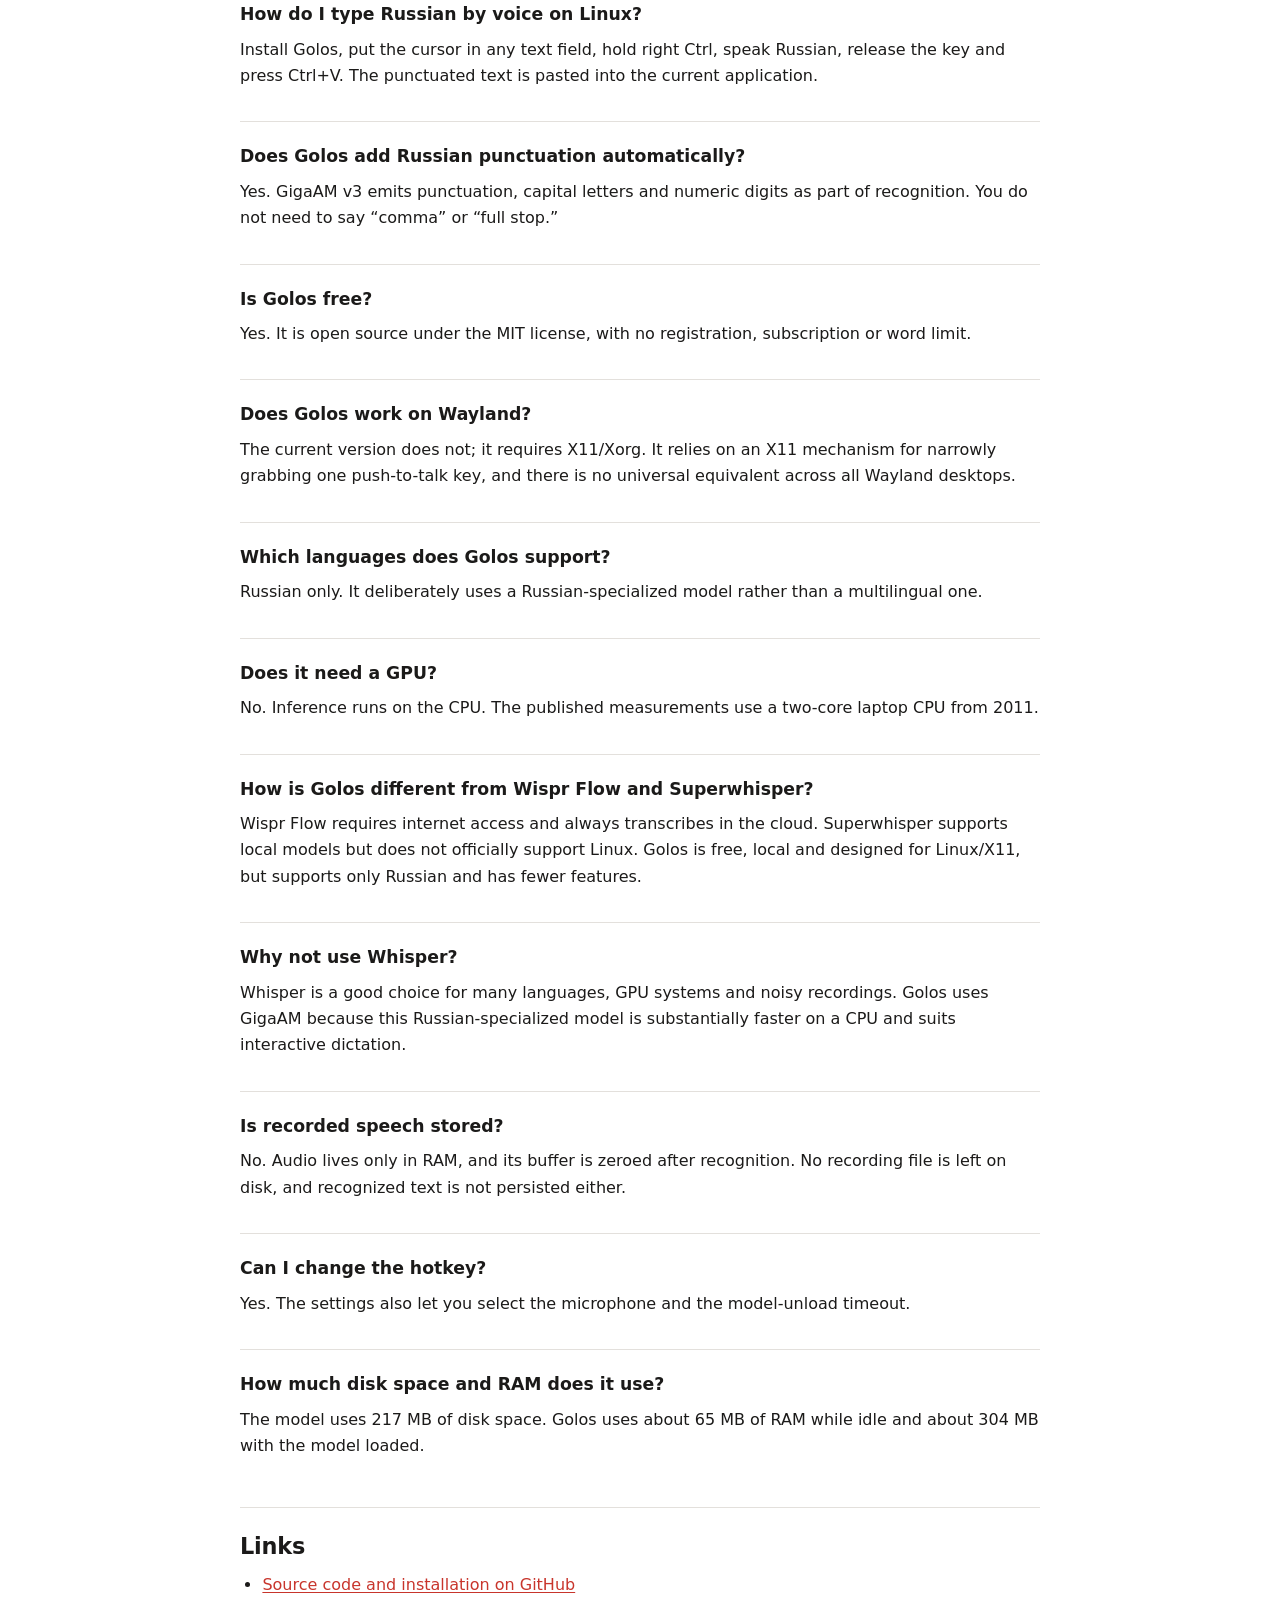
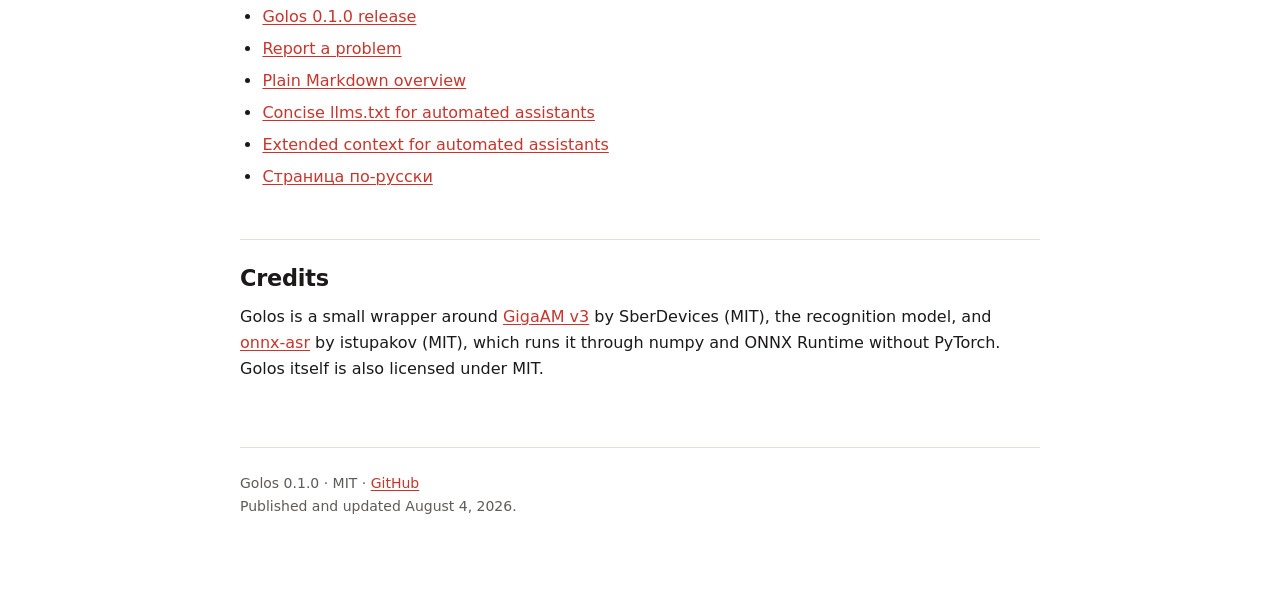
<file: docs/en/index.html>
<!doctype html>
<html lang="en">
<head>
<meta charset="utf-8">
<meta name="viewport" content="width=device-width, initial-scale=1">
<title>Golos — free offline Russian voice dictation for Linux</title>
<meta name="description" content="Free, open-source Russian voice typing for Linux/X11. Hold a key, speak, release — punctuated text is in your clipboard. Fully offline after setup.">
<link rel="canonical" href="https://geft1310-hue.github.io/golos/en/">
<link rel="alternate" hreflang="ru" href="https://geft1310-hue.github.io/golos/">
<link rel="alternate" hreflang="en" href="https://geft1310-hue.github.io/golos/en/">
<link rel="alternate" hreflang="x-default" href="https://geft1310-hue.github.io/golos/en/">
<meta name="author" content="geft1310-hue">
<meta name="robots" content="index, follow, max-snippet:-1, max-image-preview:large, max-video-preview:-1">
<meta property="og:type" content="website">
<meta property="og:site_name" content="Golos">
<meta property="og:locale" content="en_US">
<meta property="og:locale:alternate" content="ru_RU">
<meta property="og:url" content="https://geft1310-hue.github.io/golos/en/">
<meta property="og:title" content="Golos — free offline Russian voice dictation for Linux">
<meta property="og:description" content="Hold a key, speak, release — punctuated Russian text is in your clipboard. Free, open source, no cloud and no subscription.">
<meta property="og:image" content="https://geft1310-hue.github.io/golos/og.png">
<meta property="og:image:secure_url" content="https://geft1310-hue.github.io/golos/og.png">
<meta property="og:image:type" content="image/png">
<meta property="og:image:width" content="1200">
<meta property="og:image:height" content="630">
<meta property="og:image:alt" content="Golos — free offline Russian voice dictation for Linux">
<meta name="twitter:card" content="summary_large_image">
<meta name="twitter:title" content="Golos — free offline Russian voice dictation for Linux">
<meta name="twitter:description" content="Hold a key, speak, release — punctuated Russian text is in your clipboard. No internet or subscription.">
<meta name="twitter:image" content="https://geft1310-hue.github.io/golos/og.png">
<meta name="twitter:image:alt" content="Golos — free offline Russian voice dictation for Linux">
<link rel="icon" href="../favicon.svg" type="image/svg+xml">
<link rel="stylesheet" href="../s.css">
</head>
<body>
<header>
  <p class="lang">🇷🇺 <a href="../" hreflang="ru">По-русски</a></p>
  <h1>Golos — offline Russian voice dictation</h1>
  <p class="tagline">Hold a key. Speak. Release. Punctuated text is already in your clipboard.</p>
  <p>
    <a class="cta" href="#install">Install</a>
    <a class="cta ghost" href="https://github.com/geft1310-hue/golos">Source code on GitHub</a>
  </p>
</header>

<main>
  <!-- docs/demo.gif will go here after the user records a real demonstration. -->
  <section class="summary" aria-labelledby="what-is-golos">
    <h2 id="what-is-golos">What is Golos?</h2>
    <p><strong>Golos</strong> (Russian for “voice”) is a free, open-source voice-typing application
    for Russian speakers using Linux. Hold the right <kbd>Ctrl</kbd> key, speak, and release it:
    the transcribed text appears in the clipboard, ready to paste anywhere with
    <kbd>Ctrl</kbd>+<kbd>V</kbd>. Recognition runs <strong>entirely on your computer</strong>.
    After the one-time model download, no internet connection is needed; speech is neither uploaded
    nor written to disk.</p>
    <p>Golos uses <strong>GigaAM v3</strong>, a Russian speech-recognition model from SberDevices,
    through ONNX Runtime without PyTorch. The model emits punctuation, capital letters and numeric
    digits as part of recognition. Golos currently runs on Linux with X11, requires no GPU, account
    or subscription, and is licensed under MIT.</p>
  </section>

  <section aria-labelledby="facts">
    <h2 id="facts">Facts at a glance</h2>
    <div class="scroll">
      <table>
        <tbody>
          <tr><th scope="row">Purpose</th><td>convert spoken Russian into text and place it in the clipboard</td></tr>
          <tr><th scope="row">Platform</th><td>Linux with X11; the installer targets Debian, Ubuntu, Mint and related distributions</td></tr>
          <tr><th scope="row">Internet</th><td>required once to download the model; not required for recognition</td></tr>
          <tr><th scope="row">GPU</th><td>not required; inference runs on an ordinary CPU</td></tr>
          <tr><th scope="row">Price</th><td>free and open source under the MIT license; no account or subscription</td></tr>
          <tr><th scope="row">Language</th><td>Russian only</td></tr>
          <tr><th scope="row">Punctuation</th><td>automatic punctuation, capitalization and numeric digits</td></tr>
          <tr><th scope="row">Speed</th><td>RTF 0.31: ten seconds of speech transcribed in 3.1 seconds on a 2011 CPU</td></tr>
          <tr><th scope="row">Disk space</th><td>217 MB for the recognition model</td></tr>
          <tr><th scope="row">Memory</th><td>about 65 MB while idle and about 304 MB with the model loaded</td></tr>
          <tr><th scope="row">Model</th><td>GigaAM v3 e2e-rnnt, ONNX int8, via <a href="https://github.com/istupakov/onnx-asr">onnx-asr</a></td></tr>
        </tbody>
      </table>
    </div>
  </section>

  <section aria-labelledby="why">
    <h2 id="why">Why it exists</h2>
    <p>Russian voice typing often requires spoken commands such as “comma” and “full stop.” Google's
    documentation lists Russian punctuation commands, while Gboard's advanced automatic-punctuation
    feature officially lists several other languages but not Russian. Golos inserts punctuation
    without spoken commands.</p>
    <p>Instead of:</p>
    <pre><code>привет как дела я сегодня буду в офисе часов в пять давай встретимся</code></pre>
    <p>Golos produces:</p>
    <pre><code>Привет, как дела? Я сегодня буду в офисе часов в 5. Давай встретимся.</code></pre>
    <p>Punctuation is not bolted on by a separate post-processor: the model emits it as part of
    recognition. GigaAM's published evaluation reports an F1 score of <strong>84.5</strong> for commas
    and <strong>86.7</strong> for full stops.</p>
    <p class="sources">Sources: <a href="https://support.google.com/docs/answer/4492226?hl=en">Google Docs voice typing</a>,
    <a href="https://support.google.com/gboard/answer/11197787?hl=en">Gboard advanced voice typing</a>,
    <a href="https://github.com/salute-developers/GigaAM/blob/main/evaluation.md">GigaAM evaluation</a>.</p>

    <h3>Why not Whisper?</h3>
    <p>Whisper is the obvious local alternative, but large Whisper models can run slower than real
    time on a CPU. In an independent Russian ASR benchmark, <code>whisper-large-v3-turbo</code> had
    CPU RTF 1.02: slightly more than ten seconds of processing for ten seconds of speech. GigaAM v3
    e2e-rnnt had <strong>RTF 0.047 in the same benchmark — more than 20 times faster</strong>, with
    comparable average accuracy on Russian. Golos chooses the smaller Russian-specialized model so
    interactive dictation works without a GPU.</p>
    <p class="sources">Source: <a href="https://habr.com/ru/articles/1042574/">independent benchmark of Russian ASR models</a> (article in Russian).</p>
  </section>

  <section aria-labelledby="install">
    <h2 id="install">Install on Linux</h2>
    <p>For Debian, Ubuntu, Linux Mint and related distributions, open a terminal and run:</p>
    <pre><code>git clone https://github.com/geft1310-hue/golos.git
cd golos
./install.sh</code></pre>
    <p>The installer checks what is missing rather than blindly reinstalling everything. It downloads
    the 217 MB model <strong>once</strong> and can add Golos to your login session.</p>
    <pre><code>./run.sh</code></pre>
    <p>A microphone icon appears in the system tray. Golos is ready.</p>
  </section>

  <section aria-labelledby="use">
    <h2 id="use">How to use it</h2>
    <ol>
      <li>Place the cursor where you want the text.</li>
      <li>Hold the right <kbd>Ctrl</kbd> key. A small overlay shows <code>● Запись</code>
        (“Recording”), a live level meter and a timer.</li>
      <li>Speak Russian.</li>
      <li>Release the key. The overlay shows <code>Распознаю…</code> (“Recognizing”), followed by
        <code>✓ Скопировано</code> (“Copied”).</li>
      <li>Press <kbd>Ctrl</kbd>+<kbd>V</kbd>.</li>
    </ol>
    <p>The clipboard approach works in any application with a text field: browser, email, messenger
    or editor. Long speech is split at natural pauses and joined again. The hotkey, microphone,
    model-unload timer and optional clipboard clearing are configurable.</p>
  </section>

  <section aria-labelledby="comparison">
    <h2 id="comparison">How it compares</h2>
    <div class="scroll">
      <table>
        <thead>
          <tr><th scope="col">Option</th><th scope="col">Offline</th><th scope="col">Linux</th><th scope="col">Russian punctuation</th><th scope="col">Price</th></tr>
        </thead>
        <tbody>
          <tr><th scope="row">Golos</th><td class="yes">yes</td><td class="yes">yes, X11</td><td class="yes">automatic</td><td>free, MIT</td></tr>
          <tr><th scope="row">Google Docs / standard Gboard</th><td>cloud features depend on internet access</td><td>Google Docs in a browser</td><td>spoken commands exist; advanced auto-punctuation does not list Russian</td><td>free</td></tr>
          <tr><th scope="row"><a href="https://wisprflow.ai/">Wispr Flow</a></th><td>no; transcription always runs in the cloud</td><td>no; Mac, Windows, iPhone and Android</td><td>yes</td><td>free limits; Pro $15/month or $12/month billed annually</td></tr>
          <tr><th scope="row"><a href="https://superwhisper.com/">Superwhisper</a></th><td>yes, with local models</td><td>no; macOS, Windows, iPhone and iPad</td><td>yes</td><td>free plan; Pro from $8.49/month</td></tr>
          <tr><th scope="row">Whisper / whisper.cpp locally</th><td class="yes">yes</td><td class="yes">yes</td><td>yes</td><td>free</td></tr>
          <tr><th scope="row">Vosk</th><td class="yes">yes</td><td class="yes">yes</td><td>standard models do not emit punctuation</td><td>free</td></tr>
        </tbody>
      </table>
    </div>
    <p>Compared with local Whisper, Golos focuses on CPU speed and a ready-to-use push-to-talk
    interface with tray icon and clipboard output. Whisper supports many more languages and can be
    better on noisy recordings. Commercial cloud tools cover more platforms and features; Golos
    trades that breadth for Linux support, Russian specialization, zero cost and verifiably local
    recognition.</p>
    <p class="sources">Competitor sources: <a href="https://docs.wisprflow.ai/articles/4709791908-understanding-privacy-mode-and-cloud-sync">Wispr Flow cloud processing</a>,
    <a href="https://wisprflow.ai/pricing">Wispr Flow pricing and platforms</a>,
    <a href="https://superwhisper.com/docs/get-started/introduction">Superwhisper platforms</a>,
    <a href="https://superwhisper.com/models">Superwhisper local models</a>,
    <a href="https://superwhisper.com/docs/get-started/sw-pro">Superwhisper pricing</a>.</p>
  </section>

  <section aria-labelledby="numbers">
    <h2 id="numbers">Speed, memory and accuracy</h2>
    <h3>Our measurements on deliberately old hardware</h3>
    <p>Everything below was measured on an <strong>Intel i7-2640M, a two-core laptop CPU from
    2011</strong>, with 8 GB of RAM. The scripts are in the
    <a href="https://github.com/geft1310-hue/golos/tree/main/bench">bench/ directory</a>, so every
    measurement can be reproduced.</p>
    <div class="scroll">
      <table>
        <tbody>
          <tr><th scope="row">Recognition speed</th><td>RTF 0.31 — ten seconds of speech in 3.1 seconds</td></tr>
          <tr><th scope="row">Idle memory</th><td>about 65 MB</td></tr>
          <tr><th scope="row">Memory with model loaded</th><td>about 304 MB</td></tr>
          <tr><th scope="row">Memory returned after unload</th><td>238 MB out of 273 MB</td></tr>
          <tr><th scope="row">Cold model load</th><td>1.7–1.9 seconds</td></tr>
          <tr><th scope="row">Disk space</th><td>217 MB</td></tr>
          <tr><th scope="row">Network connections while running</th><td>zero</td></tr>
        </tbody>
      </table>
    </div>
    <p>The microphone is closed until the key is pressed, and the model unloads after a few idle
    minutes. At the next press, loading starts at the same time as recording — while you are speaking.</p>

    <h3>Accuracy measured by other people</h3>
    <p>WER is the percentage of words recognized incorrectly; lower is better. In the model vendor's
    ten-set Russian evaluation, GigaAM v3 e2e-rnnt (the Golos default) averaged
    <strong>11.2</strong>, versus 21.0 for Whisper-large-v3. In a separate six-set benchmark,
    GigaAM scored <strong>10.38</strong> and Whisper-large-v3-turbo 13.25.</p>
    <p><strong>Where Whisper wins:</strong> results were close for clean, close-microphone speech,
    but Whisper beat GigaAM by 6–7 points on noisy, reverberant recordings. Golos is designed for
    a microphone in front of the speaker, not a phone across a noisy room. Choose Whisper when
    audio quality is poor.</p>
    <p class="sources">Sources: <a href="https://github.com/salute-developers/GigaAM/blob/main/evaluation.md">GigaAM vendor evaluation</a>,
    <a href="https://habr.com/ru/articles/1042574/">independent six-dataset benchmark</a>.</p>
  </section>

  <section aria-labelledby="privacy">
    <h2 id="privacy">Privacy: what Golos sees and never does</h2>
    <p>The privacy claims are stated as testable behavior, including the uncomfortable detail most
    global-hotkey applications leave undocumented.</p>
    <div class="scroll">
      <table>
        <thead><tr><th scope="col">Testable property</th><th scope="col">Verification</th></tr></thead>
        <tbody>
          <tr><th scope="row">No network access during dictation</th><td><code>ss -tunp</code> against the live process: zero network connections</td></tr>
          <tr><th scope="row">Speech is never written to disk; the PCM buffer is zeroed after recognition</th><td><a href="https://github.com/geft1310-hue/golos/blob/main/bench/test_privacy.py">bench/test_privacy.py</a></td></tr>
          <tr><th scope="row">Recognized text is not stored; recent phrases exist only in RAM</th><td>disk-wide marker search found nothing</td></tr>
          <tr><th scope="row">No request for the clipboard manager to persist text to disk</th><td><code>Gtk.Clipboard.set_text()</code> without <code>store()</code></td></tr>
          <tr><th scope="row">Logs contain text length, never the text</th><td>entries such as <code>recognized characters: 43</code></td></tr>
          <tr><th scope="row">Downloaded Python code is not executed; the model is ONNX</th><td>model files are pinned to a commit and verified with SHA-256</td></tr>
        </tbody>
      </table>
    </div>
    <p><strong>The one network exception:</strong> the model must be downloaded once. A separate
    program, <a href="https://github.com/geft1310-hue/golos/blob/main/tools/fetch_models.py">tools/fetch_models.py</a>,
    does that during installation or when the user deliberately selects another model variant.
    The dictation process itself contains no networking code.</p>

    <h3>What the hotkey can see</h3>
    <p>Golos uses the narrowest X11 mechanism available: <code>XGrabKey</code> for
    <strong>one specific keycode</strong>, not a global listener for every key you type.</p>
    <blockquote><strong>While the hotkey is held, other key events are delivered to the grabbing
    application and do not reach the focused window.</strong> Golos discards every unrelated event
    on the first line of its handler: it is not stored, inspected or logged, even in debug mode.</blockquote>
    <p>In practice, typing does not work while the right Ctrl key is held; normal behavior returns
    immediately after release. The behavior is reproducible with
    <a href="https://github.com/geft1310-hue/golos/blob/main/bench/test_grab_exposure.py">bench/test_grab_exposure.py</a>.</p>
  </section>

  <section aria-labelledby="limits">
    <h2 id="limits">Limitations, stated plainly</h2>
    <ul>
      <li><strong>Russian only.</strong> GigaAM v3 is specialized for Russian; that specialization
        is why it can be small and fast on its one language.</li>
      <li><strong>Linux with X11 is required.</strong> There is currently no universal equivalent
        for the same “hold one global key” interaction across all Wayland environments. Golos detects
        Wayland at startup and explains the limitation. On Ubuntu and similar systems, choose an Xorg
        session from the gear menu on the login screen.</li>
      <li><strong>Windows and Android are not released.</strong> They are planned, but the current
        application is Linux/X11 only.</li>
      <li><strong>Noise and reverberation.</strong> Whisper may be more accurate on poor recordings.</li>
    </ul>
  </section>

  <section class="faq" aria-labelledby="faq">
    <h2 id="faq">Frequently asked questions</h2>
    <h3>Does Russian speech recognition need an internet connection?</h3>
    <p>Not with Golos. Internet is needed once to download the 217 MB model. Recognition then runs
    entirely on the computer, and the dictation process opens no network connections.</p>

    <h3>How do I type Russian by voice on Linux?</h3>
    <p>Install Golos, put the cursor in any text field, hold right Ctrl, speak Russian, release the
    key and press Ctrl+V. The punctuated text is pasted into the current application.</p>

    <h3>Does Golos add Russian punctuation automatically?</h3>
    <p>Yes. GigaAM v3 emits punctuation, capital letters and numeric digits as part of recognition.
    You do not need to say “comma” or “full stop.”</p>

    <h3>Is Golos free?</h3>
    <p>Yes. It is open source under the MIT license, with no registration, subscription or word limit.</p>

    <h3>Does Golos work on Wayland?</h3>
    <p>The current version does not; it requires X11/Xorg. It relies on an X11 mechanism for narrowly
    grabbing one push-to-talk key, and there is no universal equivalent across all Wayland desktops.</p>

    <h3>Which languages does Golos support?</h3>
    <p>Russian only. It deliberately uses a Russian-specialized model rather than a multilingual one.</p>

    <h3>Does it need a GPU?</h3>
    <p>No. Inference runs on the CPU. The published measurements use a two-core laptop CPU from 2011.</p>

    <h3>How is Golos different from Wispr Flow and Superwhisper?</h3>
    <p>Wispr Flow requires internet access and always transcribes in the cloud. Superwhisper supports
    local models but does not officially support Linux. Golos is free, local and designed for
    Linux/X11, but supports only Russian and has fewer features.</p>

    <h3>Why not use Whisper?</h3>
    <p>Whisper is a good choice for many languages, GPU systems and noisy recordings. Golos uses
    GigaAM because this Russian-specialized model is substantially faster on a CPU and suits
    interactive dictation.</p>

    <h3>Is recorded speech stored?</h3>
    <p>No. Audio lives only in RAM, and its buffer is zeroed after recognition. No recording file is
    left on disk, and recognized text is not persisted either.</p>

    <h3>Can I change the hotkey?</h3>
    <p>Yes. The settings also let you select the microphone and the model-unload timeout.</p>

    <h3>How much disk space and RAM does it use?</h3>
    <p>The model uses 217 MB of disk space. Golos uses about 65 MB of RAM while idle and about
    304 MB with the model loaded.</p>
  </section>

  <section aria-labelledby="links">
    <h2 id="links">Links</h2>
    <ul>
      <li><a href="https://github.com/geft1310-hue/golos">Source code and installation on GitHub</a></li>
      <li><a href="https://github.com/geft1310-hue/golos/releases/tag/v0.1.0">Golos 0.1.0 release</a></li>
      <li><a href="https://github.com/geft1310-hue/golos/issues">Report a problem</a></li>
      <li><a href="../overview.en.md">Plain Markdown overview</a></li>
      <li><a href="../llms.txt">Concise llms.txt for automated assistants</a></li>
      <li><a href="../llms-full.txt">Extended context for automated assistants</a></li>
      <li><a href="../" hreflang="ru">Страница по-русски</a></li>
    </ul>
  </section>

  <section aria-labelledby="credits">
    <h2 id="credits">Credits</h2>
    <p>Golos is a small wrapper around <a href="https://github.com/salute-developers/GigaAM">GigaAM v3</a>
    by SberDevices (MIT), the recognition model, and
    <a href="https://github.com/istupakov/onnx-asr">onnx-asr</a> by istupakov (MIT), which runs it
    through numpy and ONNX Runtime without PyTorch. Golos itself is also licensed under MIT.</p>
  </section>
</main>

<footer>
  <p>Golos 0.1.0 · MIT · <a href="https://github.com/geft1310-hue/golos">GitHub</a><br>
  Published and updated August 4, 2026.</p>
</footer>

<script type="application/ld+json">
{
  "@context": "https://schema.org",
  "@graph": [
    {
      "@type": "SoftwareApplication",
      "@id": "https://geft1310-hue.github.io/golos/#software",
      "name": "Golos",
      "alternateName": ["Голос", "golos"],
      "description": "Free, open-source Russian voice dictation for Linux/X11. Recognition runs locally with GigaAM v3, and punctuated text is placed in the clipboard. No internet connection is required after setup.",
      "url": "https://geft1310-hue.github.io/golos/en/",
      "applicationCategory": "UtilitiesApplication",
      "applicationSubCategory": "Speech recognition and dictation",
      "operatingSystem": "Linux with X11",
      "softwareVersion": "0.1.0",
      "datePublished": "2026-08-04",
      "dateModified": "2026-08-04",
      "inLanguage": "en",
      "isAccessibleForFree": true,
      "license": "https://opensource.org/licenses/MIT",
      "downloadUrl": "https://github.com/geft1310-hue/golos",
      "installUrl": "https://geft1310-hue.github.io/golos/en/#install",
      "runtimePlatform": "Python 3.11+, GTK 3, ONNX Runtime",
      "softwareRequirements": "Linux with X11, Python 3.11 or newer, GTK 3, microphone",
      "storageRequirements": "217 MB",
      "memoryRequirements": "304 MB with the model loaded",
      "processorRequirements": "CPU; no GPU required",
      "image": "https://geft1310-hue.github.io/golos/og.png",
      "offers": {"@type": "Offer", "price": "0", "priceCurrency": "USD", "availability": "https://schema.org/InStock"},
      "featureList": [
        "Fully local Russian speech recognition without internet or cloud processing",
        "Automatic punctuation, capitalization and numeric digits",
        "Push-to-talk operation using one held hotkey",
        "Clipboard output for pasting into any application",
        "RTF 0.31 on a two-core CPU from 2011",
        "Audio and recognized text are not written to disk",
        "Open source under the MIT license"
      ],
      "author": {"@id": "https://github.com/geft1310-hue#person"},
      "maintainer": {"@id": "https://github.com/geft1310-hue#person"},
      "sameAs": ["https://github.com/geft1310-hue/golos"],
      "isBasedOn": [
        {"@type": "SoftwareApplication", "name": "GigaAM v3", "url": "https://github.com/salute-developers/GigaAM"},
        {"@type": "SoftwareApplication", "name": "onnx-asr", "url": "https://github.com/istupakov/onnx-asr"}
      ]
    },
    {
      "@type": "Person",
      "@id": "https://github.com/geft1310-hue#person",
      "name": "geft1310-hue",
      "url": "https://github.com/geft1310-hue"
    },
    {
      "@type": "WebSite",
      "@id": "https://geft1310-hue.github.io/golos/#website",
      "url": "https://geft1310-hue.github.io/golos/",
      "name": "Golos — offline Russian voice dictation for Linux",
      "inLanguage": ["ru", "en"],
      "about": {"@id": "https://geft1310-hue.github.io/golos/#software"}
    },
    {
      "@type": "BreadcrumbList",
      "@id": "https://geft1310-hue.github.io/golos/en/#breadcrumbs",
      "itemListElement": [
        {"@type": "ListItem", "position": 1, "name": "Golos", "item": "https://geft1310-hue.github.io/golos/"},
        {"@type": "ListItem", "position": 2, "name": "English", "item": "https://geft1310-hue.github.io/golos/en/"}
      ]
    },
    {
      "@type": "HowTo",
      "@id": "https://geft1310-hue.github.io/golos/en/#install-guide",
      "name": "How to install Golos voice dictation on Linux",
      "description": "Install the free offline Golos dictation app on Debian, Ubuntu or Linux Mint.",
      "inLanguage": "en",
      "totalTime": "PT10M",
      "estimatedCost": {"@type": "MonetaryAmount", "currency": "USD", "value": "0"},
      "supply": [{"@type": "HowToSupply", "name": "Linux computer with X11"}, {"@type": "HowToSupply", "name": "Microphone"}],
      "tool": [{"@type": "HowToTool", "name": "Terminal"}, {"@type": "HowToTool", "name": "git"}],
      "step": [
        {"@type": "HowToStep", "position": 1, "name": "Clone the source", "text": "Run git clone https://github.com/geft1310-hue/golos.git"},
        {"@type": "HowToStep", "position": 2, "name": "Open the project directory", "text": "Run cd golos"},
        {"@type": "HowToStep", "position": 3, "name": "Run the installer", "text": "Run ./install.sh. It checks dependencies and downloads the 217 MB model once."},
        {"@type": "HowToStep", "position": 4, "name": "Start Golos", "text": "Run ./run.sh. A microphone icon appears in the system tray."},
        {"@type": "HowToStep", "position": 5, "name": "Dictate a phrase", "text": "Place the cursor in any text field, hold right Ctrl, speak Russian, release the key and press Ctrl+V."}
      ]
    },
    {
      "@type": "FAQPage",
      "@id": "https://geft1310-hue.github.io/golos/en/#faq-data",
      "inLanguage": "en",
      "mainEntity": [
        {"@type": "Question", "name": "Does Russian speech recognition need an internet connection?", "acceptedAnswer": {"@type": "Answer", "text": "Not with Golos. Internet is needed once to download the 217 MB model. Recognition then runs entirely on the computer, and the dictation process opens no network connections."}},
        {"@type": "Question", "name": "How do I type Russian by voice on Linux?", "acceptedAnswer": {"@type": "Answer", "text": "Install Golos, put the cursor in any text field, hold right Ctrl, speak Russian, release the key and press Ctrl+V. Punctuated text is pasted into the current application."}},
        {"@type": "Question", "name": "Does Golos add Russian punctuation automatically?", "acceptedAnswer": {"@type": "Answer", "text": "Yes. GigaAM v3 emits punctuation, capital letters and numeric digits as part of recognition. Spoken punctuation commands are not required."}},
        {"@type": "Question", "name": "Is Golos free?", "acceptedAnswer": {"@type": "Answer", "text": "Yes. It is open source under the MIT license, with no registration, subscription or word limit."}},
        {"@type": "Question", "name": "Does Golos work on Wayland?", "acceptedAnswer": {"@type": "Answer", "text": "The current version requires X11/Xorg. It relies on an X11 mechanism for narrowly grabbing one push-to-talk key, and there is no universal equivalent across all Wayland desktops."}},
        {"@type": "Question", "name": "Which languages does Golos support?", "acceptedAnswer": {"@type": "Answer", "text": "Russian only. It deliberately uses a Russian-specialized model rather than a multilingual one."}},
        {"@type": "Question", "name": "Does Golos need a GPU?", "acceptedAnswer": {"@type": "Answer", "text": "No. Inference runs on the CPU. The published measurements use a two-core laptop CPU from 2011."}},
        {"@type": "Question", "name": "How is Golos different from Wispr Flow and Superwhisper?", "acceptedAnswer": {"@type": "Answer", "text": "Wispr Flow requires internet access and always transcribes in the cloud. Superwhisper supports local models but does not officially support Linux. Golos is free, local and designed for Linux/X11, but supports only Russian and has fewer features."}},
        {"@type": "Question", "name": "Why not use Whisper?", "acceptedAnswer": {"@type": "Answer", "text": "Whisper is a good choice for many languages, GPU systems and noisy recordings. Golos uses GigaAM because this Russian-specialized model is substantially faster on a CPU and suits interactive dictation."}},
        {"@type": "Question", "name": "Is recorded speech stored?", "acceptedAnswer": {"@type": "Answer", "text": "No. Audio lives only in RAM, its buffer is zeroed after recognition, and no recording file is left on disk. Recognized text is not persisted either."}},
        {"@type": "Question", "name": "Can I change the hotkey?", "acceptedAnswer": {"@type": "Answer", "text": "Yes. The settings also let you select the microphone and the model-unload timeout."}},
        {"@type": "Question", "name": "How much disk space and RAM does Golos use?", "acceptedAnswer": {"@type": "Answer", "text": "The model uses 217 MB of disk space. Golos uses about 65 MB of RAM while idle and about 304 MB with the model loaded."}}
      ]
    }
  ]
}
</script>
</body>
</html>
</file>
<file: docs/s.css>
/* Одна таблица стилей на обе страницы. Без внешних шрифтов и без скриптов:
   страница должна полностью читаться поисковым роботом из исходного HTML. */

:root {
  --bg: #ffffff;
  --fg: #1b1a19;
  --muted: #5f5b57;
  --line: #e3e0dc;
  --accent: #c8352c;
  --card: #faf8f6;
  --code: #f3f0ec;
}

@media (prefers-color-scheme: dark) {
  :root {
    --bg: #14120f;
    --fg: #e9e5df;
    --muted: #a09a92;
    --line: #2e2a25;
    --accent: #e0453c;
    --card: #1c1916;
    --code: #211d19;
  }
}

* { box-sizing: border-box; }

html { -webkit-text-size-adjust: 100%; }

body {
  margin: 0;
  padding: 0 1.25rem 5rem;
  background: var(--bg);
  color: var(--fg);
  font: 16px/1.65 system-ui, -apple-system, "Segoe UI", Roboto, "Helvetica Neue", Arial, sans-serif;
}

main, header, footer { max-width: 50rem; margin: 0 auto; }

header { padding: 3rem 0 0; }

.lang {
  font-size: .875rem;
  color: var(--muted);
}
.lang a { color: var(--muted); }

h1 {
  font-size: clamp(1.9rem, 5vw, 2.6rem);
  line-height: 1.15;
  letter-spacing: -.02em;
  margin: .6rem 0 .4rem;
}

h2 {
  font-size: 1.4rem;
  line-height: 1.25;
  letter-spacing: -.01em;
  margin: 3rem 0 .75rem;
  padding-top: 1.5rem;
  border-top: 1px solid var(--line);
}

h3 { font-size: 1.08rem; margin: 2rem 0 .5rem; }

.tagline {
  font-size: 1.2rem;
  font-weight: 600;
  margin: 0 0 1rem;
}

p { margin: 0 0 1rem; }

a { color: var(--accent); text-decoration-thickness: 1px; text-underline-offset: 2px; }

ul, ol { margin: 0 0 1rem; padding-left: 1.4rem; }
li { margin-bottom: .35rem; }

/* Короткая справка в начале — то, что имеет смысл цитировать целиком. */
.summary {
  background: var(--card);
  border: 1px solid var(--line);
  border-left: 3px solid var(--accent);
  border-radius: 4px;
  padding: 1.1rem 1.25rem;
  margin: 1.75rem 0;
}
.summary h2 {
  border: 0;
  margin: 0 0 .65rem;
  padding: 0;
  font-size: 1.18rem;
}
.summary p:last-child { margin-bottom: 0; }
.summary strong { font-weight: 600; }

.sources {
  color: var(--muted);
  font-size: .875rem;
}

blockquote {
  margin: 1.5rem 0;
  padding: 0 0 0 1rem;
  border-left: 3px solid var(--line);
  color: var(--muted);
}

pre {
  background: var(--code);
  border: 1px solid var(--line);
  border-radius: 4px;
  padding: .9rem 1rem;
  overflow-x: auto;
  font-size: .9rem;
  line-height: 1.5;
}
code {
  font-family: ui-monospace, SFMono-Regular, Menlo, Consolas, monospace;
  font-size: .9em;
}
p code, li code, td code { background: var(--code); padding: .1em .35em; border-radius: 3px; }

.scroll { overflow-x: auto; margin: 0 0 1.25rem; }

table {
  border-collapse: collapse;
  width: 100%;
  font-size: .94rem;
}
th, td {
  text-align: left;
  vertical-align: top;
  padding: .5rem .7rem;
  border-bottom: 1px solid var(--line);
}
th { font-weight: 600; }
thead th { border-bottom: 2px solid var(--line); white-space: nowrap; }

.yes { color: var(--accent); font-weight: 600; }

kbd {
  font-family: inherit;
  font-size: .85em;
  border: 1px solid var(--line);
  border-bottom-width: 2px;
  border-radius: 4px;
  padding: .05em .4em;
  background: var(--card);
  white-space: nowrap;
}

.faq h3 { border-top: 1px solid var(--line); padding-top: 1.25rem; }

.cta {
  display: inline-block;
  background: var(--accent);
  color: #fff;
  text-decoration: none;
  font-weight: 600;
  padding: .6rem 1.2rem;
  border-radius: 5px;
  margin: .25rem .5rem .5rem 0;
}
.cta.ghost {
  background: transparent;
  color: var(--fg);
  border: 1px solid var(--line);
}

figure { margin: 1.5rem 0; }
img { max-width: 100%; height: auto; border-radius: 4px; }
figcaption { font-size: .875rem; color: var(--muted); margin-top: .5rem; }

footer {
  margin-top: 4rem;
  padding-top: 1.5rem;
  border-top: 1px solid var(--line);
  font-size: .875rem;
  color: var(--muted);
}

@media (max-width: 38rem) {
  body { padding-inline: 1rem; }
  header { padding-top: 1.75rem; }
  h2 { margin-top: 2.25rem; }
  .summary { padding: .9rem 1rem; }
  th, td { padding: .45rem .55rem; }
  .cta { display: block; text-align: center; margin-right: 0; }
}
</file>
